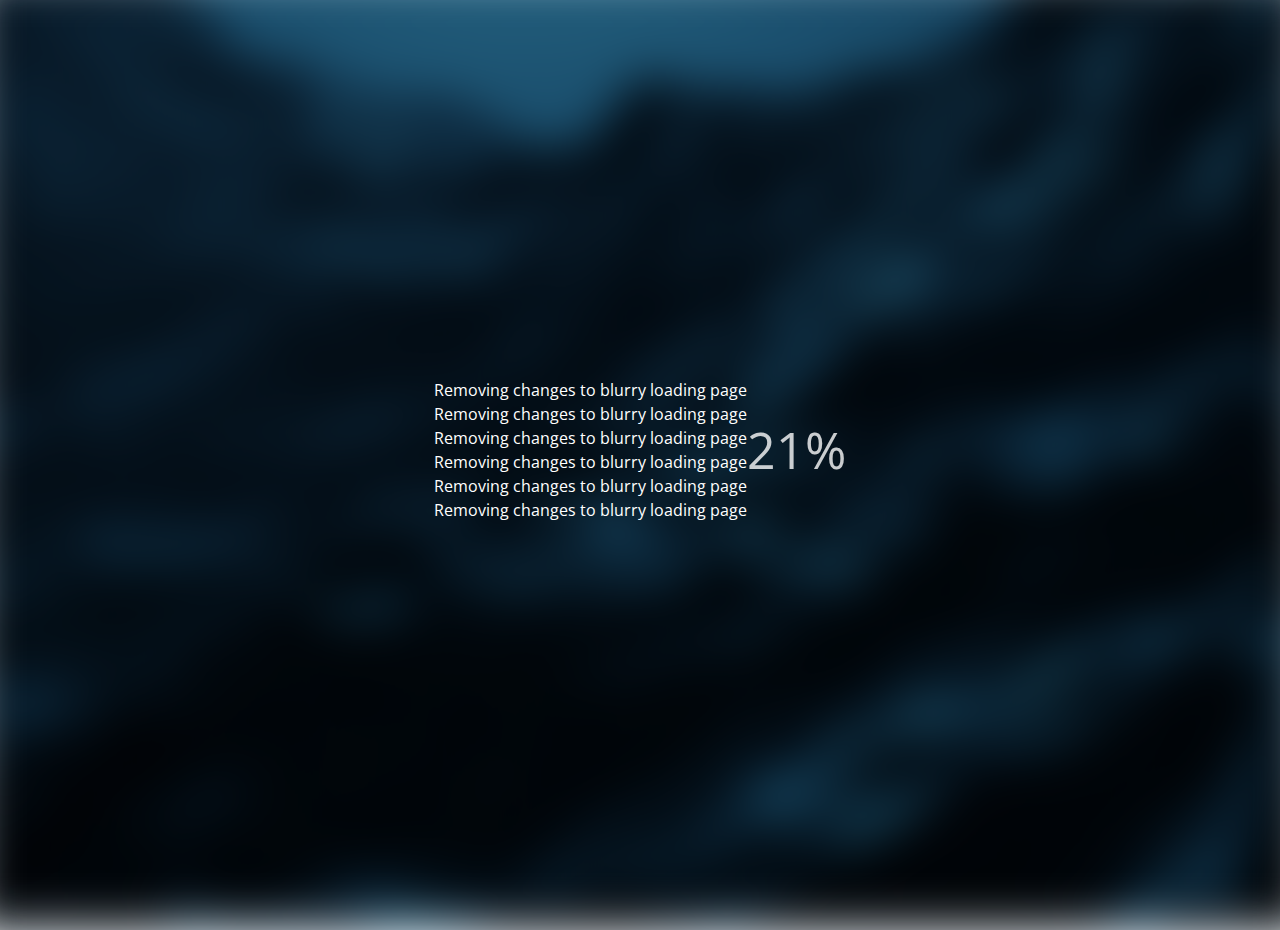
<file: blurry loading page/index.html>
<!DOCTYPE html>
<html lang="en">
  <head>
    <meta charset="UTF-8" />
    <meta http-equiv="X-UA-Compatible" content="IE=edge" />
    <meta name="viewport" content="width=device-width, initial-scale=1.0" />
    <link rel="stylesheet" href="style.css" />
    <link rel="stylesheet" href="../style.css" />
    <title>Blurry Loading page</title>
  </head>
  <body>
    <section class="bg"></section>

    <div style="color: white">
      <section>Removing changes to blurry loading page</section>
      <section>Removing changes to blurry loading page</section>
      <section>Removing changes to blurry loading page</section>
      <section>Removing changes to blurry loading page</section>
      <section>Removing changes to blurry loading page</section>
      <section>Removing changes to blurry loading page</section>
    </div>

    <div class="loading-text">0%</div>
    <script>
      const loadText = document.querySelector(".loading-text");
      const bg = document.querySelector(".bg");

      let load = 0;
      let int = setInterval(blurring, 30);
      /*************  ✨ Codeium Command ⭐  *************/
      /**
       * Increments the load variable and updates the loading text and background blur effect based on the current load value.
       * If load exceeds 99, stops the interval timer.
       * Adjusts the opacity of the loading text and the blur level of the background using a scaling function.
       */

      /******  b7a28454-a8ee-4a38-9dce-1e5835b02fef  *******/
      function blurring() {
        load++;
        if (load > 99) {
          clearInterval(int);
        }
        loadText.innerText = `${load}%`;
        loadText.style.opacity = scale(load, 0, 100, 1, 0);
        bg.style.filter = `blur(${scale(load, 0, 100, 30, 0)}px)`;
        // console.log(load);
      }

      // // https://stackoverflow.com/questions/10756313/javascript-jquery-map-a-range-of-numbers-to-another-range-of-numbers

      const scale = (num, in_min, in_max, out_min, out_max) => {
        return (
          ((num - in_min) * (out_max - out_min)) / (in_max - in_min) + out_min
        );
      };
    </script>
    <script src="../script.js"></script>
  </body>
</html>
</file>
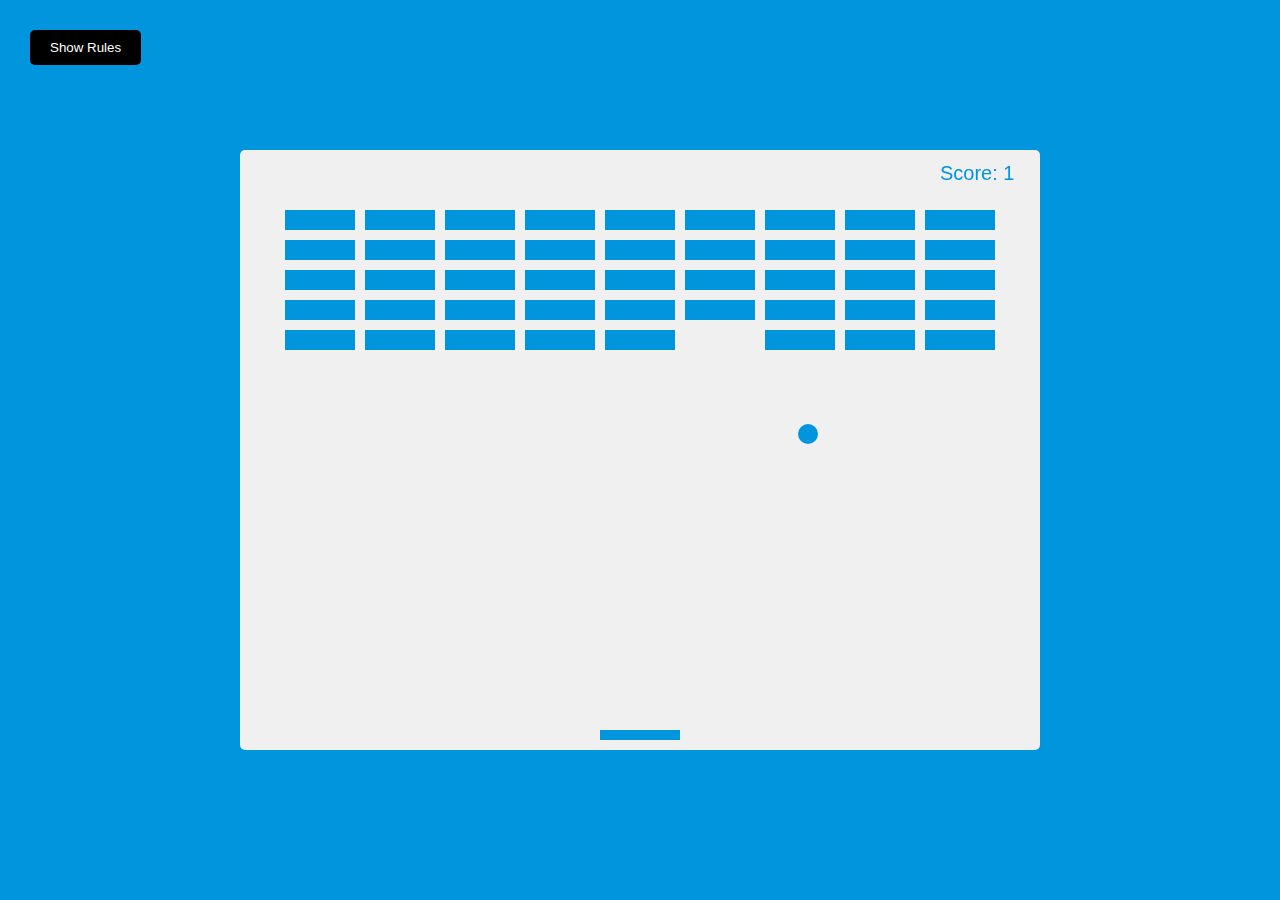
<file: breakout-game/index.html>
<!DOCTYPE html>
<html lang="en">
  <head>
    <meta charset="UTF-8" />
    <meta name="viewport" content="width=device-width, initial-scale=1.0" />
    <meta http-equiv="X-UA-Compatible" content="ie=edge" />
    <link rel="stylesheet" href="style.css" />
    <title>Breakout!</title>
  </head>
  <body>
    <!-- <h1>Breakout!</h1> -->
    <button id="rules-btn" class="btn rules-btn">Show Rules</button>
    <div id="rules" class="rules">
      <h2>How To Play:</h2>
      <p>
        Use your right and left keys to move the paddle to bounce the ball up
        and break the blocks.
      </p>
      <p>If you miss the ball, your score and the blocks will reset.</p>
      <button id="close-btn" class="btn">Close</button>
    </div>

    <canvas id="canvas" width="800" height="600"></canvas>

    <script src="script.js"></script>
  </body>
</html>
</file>
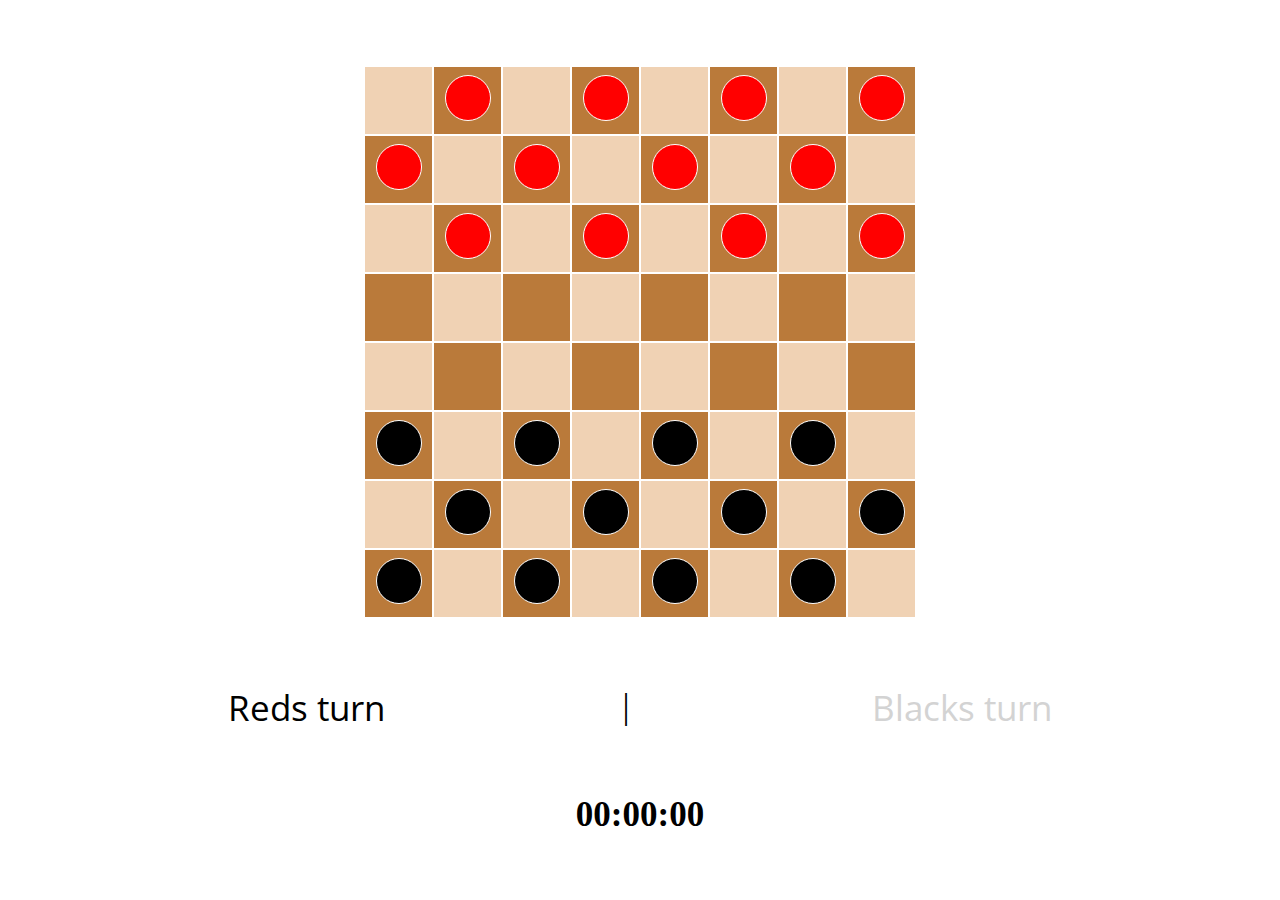
<file: checkers/index.html>
<!DOCTYPE html>
<html lang="en">
  <head>
    <meta charset="UTF-8" />
    <meta name="viewport" content="width=device-width, initial-scale=1.0" />
    <meta http-equiv="X-UA-Compatible" content="ie=edge" />
    <link
      href="https://fonts.googleapis.com/css?family=Montserrat"
      rel="stylesheet"
    />
    <link
      href="https://fonts.googleapis.com/css?family=Open+Sans"
      rel="stylesheet"
    />
    <link rel="stylesheet" type="text/css" href="style.css" />
    <script defer src="script.js"></script>
    <title>Checkers</title>
  </head>
  <body>
    <main>
      <div class="red-turn-text mobile">Reds turn</div>
      <table id="gameBoard">
        <tr>
          <td class="noPieceHere"></td>
          <td><p class="red-piece" id="0"></p></td>
          <td class="noPieceHere"></td>
          <td><p class="red-piece" id="1"></p></td>
          <td class="noPieceHere"></td>
          <td><p class="red-piece" id="2"></p></td>
          <td class="noPieceHere"></td>
          <td><p class="red-piece" id="3"></p></td>
        </tr>
        <tr>
          <td><p class="red-piece" id="4"></p></td>
          <td class="noPieceHere"></td>
          <td><p class="red-piece" id="5"></p></td>
          <td class="noPieceHere"></td>
          <td><p class="red-piece" id="6"></p></td>
          <td class="noPieceHere"></td>
          <td><p class="red-piece" id="7"></p></td>
          <td class="noPieceHere"></td>
        </tr>
        <tr>
          <td class="noPieceHere"></td>
          <td><p class="red-piece" id="8"></p></td>
          <td class="noPieceHere"></td>
          <td><p class="red-piece" id="9"></p></td>
          <td class="noPieceHere"></td>
          <td><p class="red-piece" id="10"></p></td>
          <td class="noPieceHere"></td>
          <td><p class="red-piece" id="11"></p></td>
        </tr>
        <tr>
          <td></td>
          <td class="noPieceHere"></td>
          <td></td>
          <td class="noPieceHere"></td>
          <td></td>
          <td class="noPieceHere"></td>
          <td></td>
          <td class="noPieceHere"></td>
        </tr>
        <tr>
          <td class="noPieceHere"></td>
          <td></td>
          <td class="noPieceHere"></td>
          <td></td>
          <td class="noPieceHere"></td>
          <td></td>
          <td class="noPieceHere"></td>
          <td></td>
        </tr>
        <tr>
          <td><span class="black-piece" id="12"></span></td>
          <td class="noPieceHere"></td>
          <td><span class="black-piece" id="13"></span></td>
          <td class="noPieceHere"></td>
          <td><span class="black-piece" id="14"></span></td>
          <td class="noPieceHere"></td>
          <td><span class="black-piece" id="15"></span></td>
          <td class="noPieceHere"></td>
        </tr>
        <tr>
          <td class="noPieceHere"></td>
          <td><span class="black-piece" id="16"></span></td>
          <td class="noPieceHere"></td>
          <td><span class="black-piece" id="17"></span></td>
          <td class="noPieceHere"></td>
          <td><span class="black-piece" id="18"></span></td>
          <td class="noPieceHere"></td>
          <td><span class="black-piece" id="19"></span></td>
        </tr>
        <tr>
          <td><span class="black-piece" id="20"></span></td>
          <td class="noPieceHere"></td>
          <td><span class="black-piece" id="21"></span></td>
          <td class="noPieceHere"></td>
          <td><span class="black-piece" id="22"></span></td>
          <td class="noPieceHere"></td>
          <td><span class="black-piece" id="23"></span></td>
          <td class="noPieceHere"></td>
        </tr>
      </table>
      <div class="desktop">
        <div class="red-turn-text">Reds turn</div>
        <p id="divider">|</p>
        <div class="black-turn-text">Blacks turn</div>
      </div>
      <div class="black-turn-text mobile">Blacks turn</div>
      <div id="timeContainer">
        <div id="timeDisplay">00:00:00</div>
      </div>
    </main>
    <!-- <script src="timer.js"></script> -->
  </body>
</html>
</file>
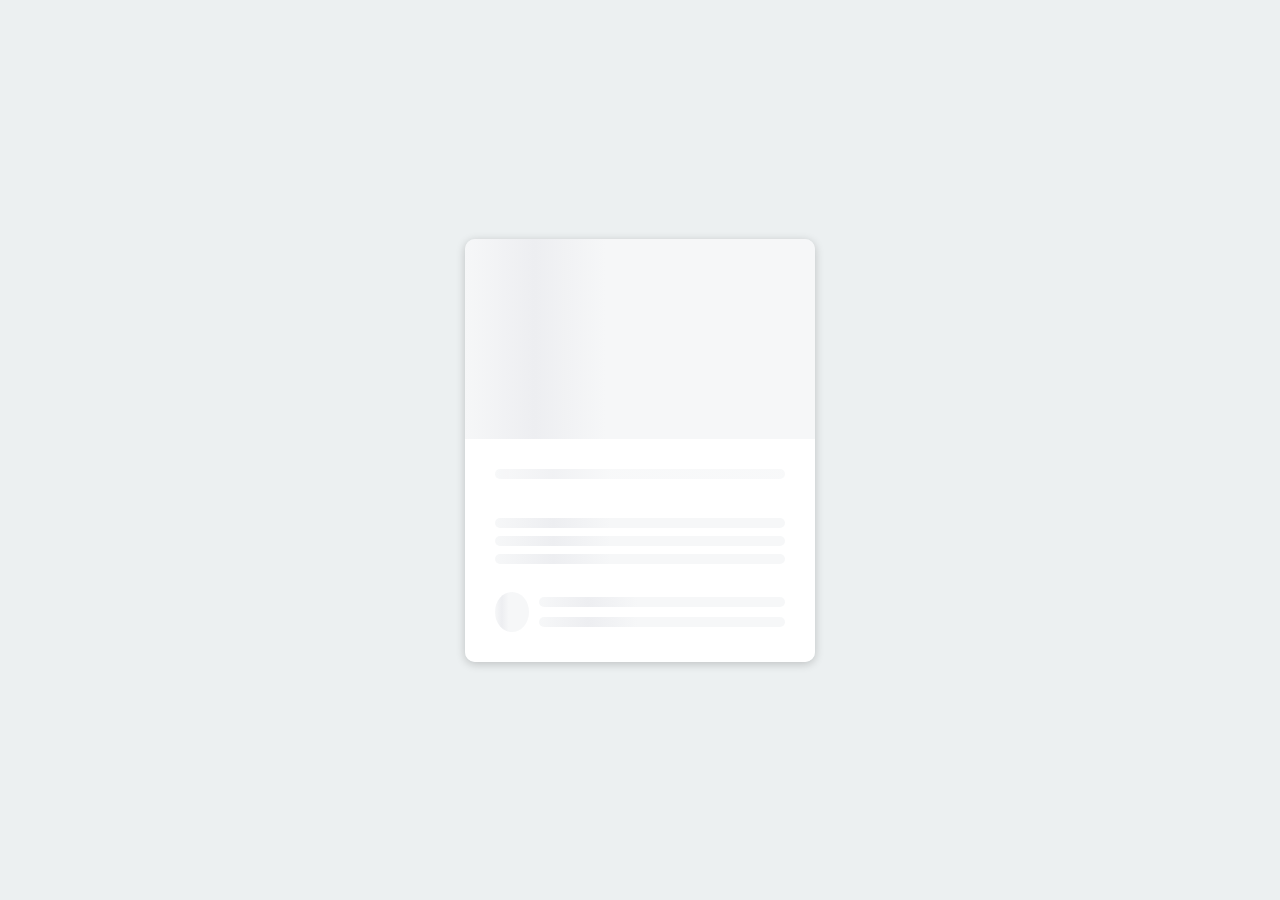
<file: content place holder/index.html>
<!DOCTYPE html>
<html lang="en">
  <head>
    <meta charset="UTF-8" />
    <meta name="viewport" content="width=device-width, initial-scale=1.0" />
    <link rel="stylesheet" href="style.css" />
    <title>content place holder</title>
  </head>
  <body>
    <div class="card">
      <div class="card-header animated-bg" id="header">&nbsp;</div>
      <div class="card-content">
        <h3 class="card-title animated-bg animated-bg-text" id="title">
          &nbsp;
        </h3>
        <p class="card-excerpt" id="excerpt">
          &nbsp;
          <span class="animated-bg animated-bg-text">&nbsp;</span>
          <span class="animated-bg animated-bg-text">&nbsp;</span>
          <span class="animated-bg animated-bg-text">&nbsp;</span>
        </p>
        <div class="author">
          <div class="profile-img animated-bg" id="profile_img">&nbsp;</div>
          <div class="author-info">
            <strong class="animated-bg animated-bg-text" id="name"
              >&nbsp;</strong
            >
            <small class="animated-bg animated-bg-text" id="date">&nbsp;</small>
          </div>
        </div>
      </div>
    </div>

    <script src="script.js"></script>
  </body>
</html>
</file>
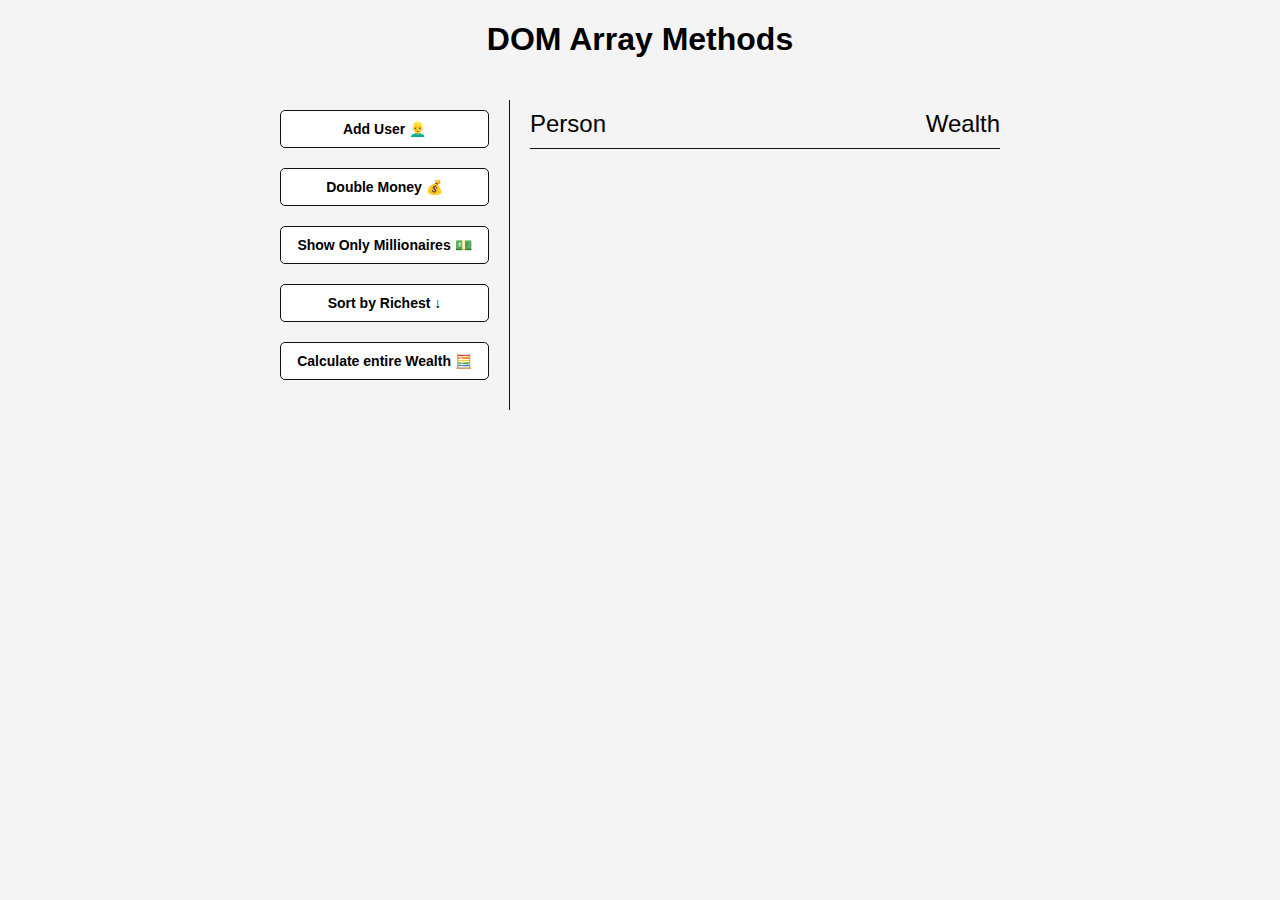
<file: dom-array-methods/index.html>
<!DOCTYPE html>
<html lang="en">
  <head>
    <meta charset="UTF-8" />
    <meta name="viewport" content="width=device-width, initial-scale=1.0" />
    <meta http-equiv="X-UA-Compatible" content="ie=edge" />
    <link rel="stylesheet" href="style.css" />
    <title>DOM Array Methods</title>
  </head>
  <body>
    <h1>DOM Array Methods</h1>

    <div class="container">
      <aside>
        <button id="add-user">Add User 👱‍♂️</button>
        <button id="double">Double Money 💰</button>
        <button id="show-millionaires">Show Only Millionaires 💵</button>
        <button id="sort">Sort by Richest ↓</button>
        <button id="calculate-wealth">Calculate entire Wealth 🧮</button>
      </aside>

      <main id="main">
        <h2><strong>Person</strong> Wealth</h2>
      </main>
    </div>

    <script src="script.js"></script>
  </body>
</html>
</file>
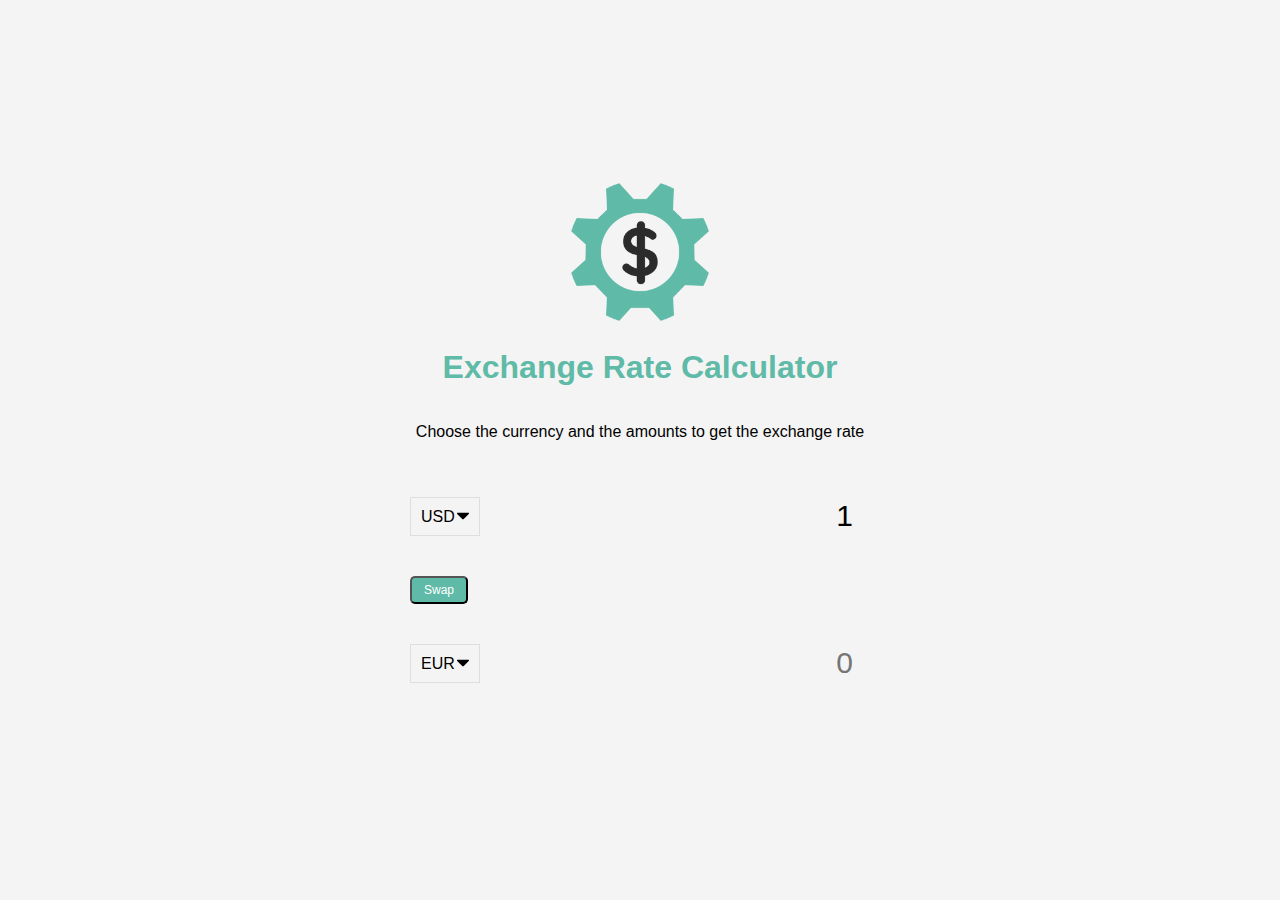
<file: exchange-rate/index.html>
<!DOCTYPE html>
<html lang="en">
  <head>
    <meta charset="UTF-8" />
    <meta name="viewport" content="width=device-width, initial-scale=1.0" />
    <meta http-equiv="X-UA-Compatible" content="ie=edge" />
    <title>Exchange Rate Calculator</title>
    <link rel="stylesheet" href="style.css" />
  </head>
  <body>
    <img src="img/money.png" alt="" class="money-img" />
    <h1>Exchange Rate Calculator</h1>
    <p>Choose the currency and the amounts to get the exchange rate</p>

    <div class="container">
      <div class="currency">
        <select id="currency-one">
          <option value="AED">AED</option>
          <option value="ARS">ARS</option>
          <option value="AUD">AUD</option>
          <option value="BGN">BGN</option>
          <option value="BRL">BRL</option>
          <option value="BSD">BSD</option>
          <option value="CAD">CAD</option>
          <option value="CHF">CHF</option>
          <option value="CLP">CLP</option>
          <option value="CNY">CNY</option>
          <option value="COP">COP</option>
          <option value="CZK">CZK</option>
          <option value="DKK">DKK</option>
          <option value="DOP">DOP</option>
          <option value="EGP">EGP</option>
          <option value="EUR">EUR</option>
          <option value="FJD">FJD</option>
          <option value="GBP">GBP</option>
          <option value="GTQ">GTQ</option>
          <option value="HKD">HKD</option>
          <option value="HRK">HRK</option>
          <option value="HUF">HUF</option>
          <option value="IDR">IDR</option>
          <option value="ILS">ILS</option>
          <option value="INR">INR</option>
          <option value="ISK">ISK</option>
          <option value="JPY">JPY</option>
          <option value="KRW">KRW</option>
          <option value="KZT">KZT</option>
          <option value="MXN">MXN</option>
          <option value="MYR">MYR</option>
          <option value="NOK">NOK</option>
          <option value="NZD">NZD</option>
          <option value="PAB">PAB</option>
          <option value="PEN">PEN</option>
          <option value="PHP">PHP</option>
          <option value="PKR">PKR</option>
          <option value="PLN">PLN</option>
          <option value="PYG">PYG</option>
          <option value="RON">RON</option>
          <option value="RUB">RUB</option>
          <option value="SAR">SAR</option>
          <option value="SEK">SEK</option>
          <option value="SGD">SGD</option>
          <option value="THB">THB</option>
          <option value="TRY">TRY</option>
          <option value="TWD">TWD</option>
          <option value="UAH">UAH</option>
          <option value="USD" selected>USD</option>
          <option value="UYU">UYU</option>
          <option value="VND">VND</option>
          <option value="ZAR">ZAR</option>
        </select>
        <input type="number" id="amount-one" placeholder="0" value="1" />
      </div>

      <div class="swap-rate-container">
        <button class="btn" id="swap">
          Swap
        </button>
        <div class="rate" id="rate"></div>
      </div>

      <div class="currency">
        <select id="currency-two">
          <option value="AED">AED</option>
          <option value="ARS">ARS</option>
          <option value="AUD">AUD</option>
          <option value="BGN">BGN</option>
          <option value="BRL">BRL</option>
          <option value="BSD">BSD</option>
          <option value="CAD">CAD</option>
          <option value="CHF">CHF</option>
          <option value="CLP">CLP</option>
          <option value="CNY">CNY</option>
          <option value="COP">COP</option>
          <option value="CZK">CZK</option>
          <option value="DKK">DKK</option>
          <option value="DOP">DOP</option>
          <option value="EGP">EGP</option>
          <option value="EUR" selected>EUR</option>
          <option value="FJD">FJD</option>
          <option value="GBP">GBP</option>
          <option value="GTQ">GTQ</option>
          <option value="HKD">HKD</option>
          <option value="HRK">HRK</option>
          <option value="HUF">HUF</option>
          <option value="IDR">IDR</option>
          <option value="ILS">ILS</option>
          <option value="INR">INR</option>
          <option value="ISK">ISK</option>
          <option value="JPY">JPY</option>
          <option value="KRW">KRW</option>
          <option value="KZT">KZT</option>
          <option value="MXN">MXN</option>
          <option value="MYR">MYR</option>
          <option value="NOK">NOK</option>
          <option value="NZD">NZD</option>
          <option value="PAB">PAB</option>
          <option value="PEN">PEN</option>
          <option value="PHP">PHP</option>
          <option value="PKR">PKR</option>
          <option value="PLN">PLN</option>
          <option value="PYG">PYG</option>
          <option value="RON">RON</option>
          <option value="RUB">RUB</option>
          <option value="SAR">SAR</option>
          <option value="SEK">SEK</option>
          <option value="SGD">SGD</option>
          <option value="THB">THB</option>
          <option value="TRY">TRY</option>
          <option value="TWD">TWD</option>
          <option value="UAH">UAH</option>
          <option value="USD">USD</option>
          <option value="UYU">UYU</option>
          <option value="VND">VND</option>
          <option value="ZAR">ZAR</option>
        </select>
        <input type="number" id="amount-two" placeholder="0" />
      </div>
    </div>

    <script src="script.js"></script>
  </body>
</html>
</file>
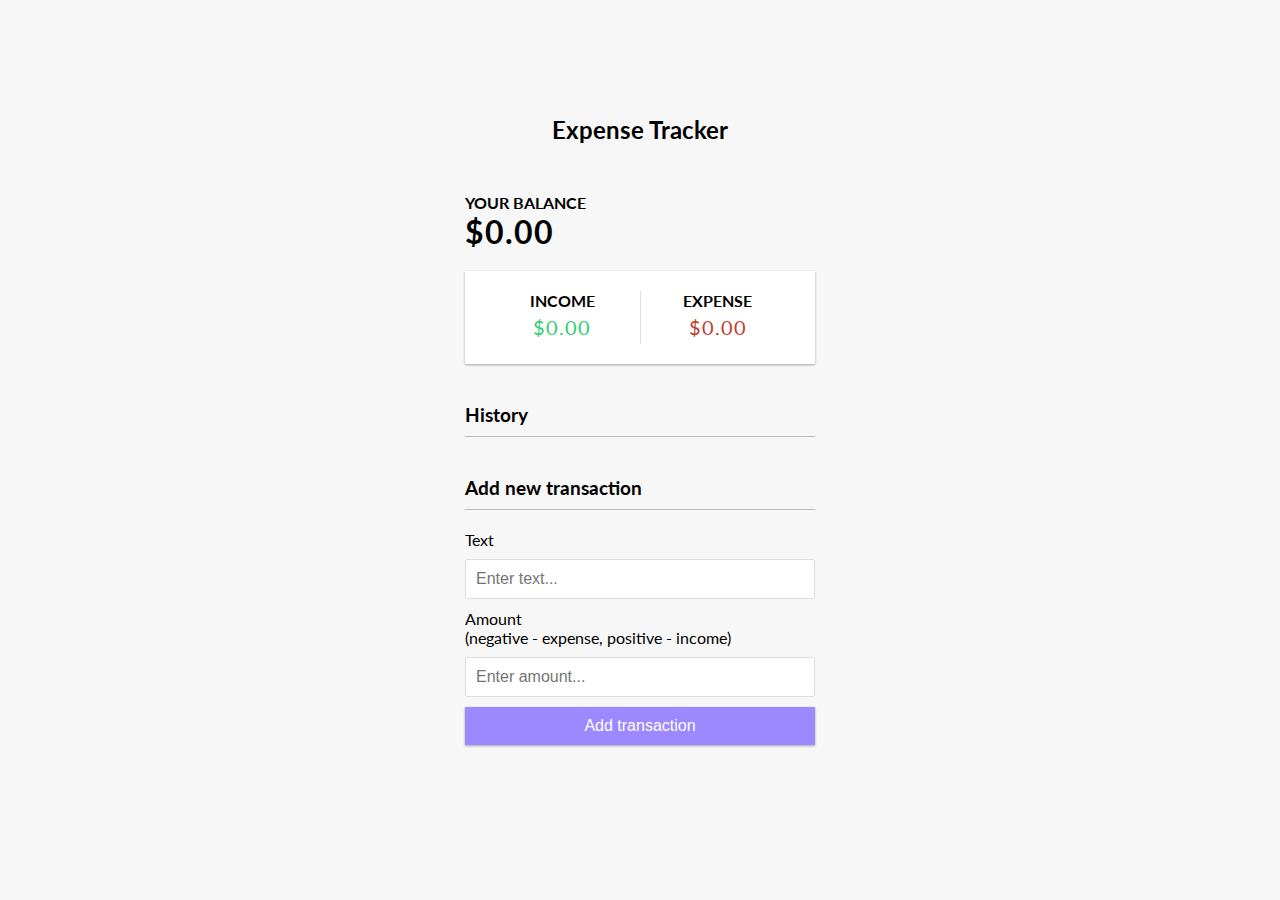
<file: expense-tracker/index.html>
<!DOCTYPE html>
<html lang="en">
  <head>
    <meta charset="UTF-8" />
    <meta name="viewport" content="width=device-width, initial-scale=1.0" />
    <meta http-equiv="X-UA-Compatible" content="ie=edge" />
    <link rel="stylesheet" href="style.css" />
    <title>Expense Tracker</title>
  </head>
  <body>
    <h2>Expense Tracker</h2>

    <div class="container">
      <h4>Your Balance</h4>
      <h1 id="balance">$0.00</h1>

      <div class="inc-exp-container">
        <div>
          <h4>Income</h4>
          <p id="money-plus" class="money plus">+$0.00</p>
        </div>
        <div>
          <h4>Expense</h4>
          <p id="money-minus" class="money minus">-$0.00</p>
        </div>
      </div>

      <h3>History</h3>
      <ul id="list" class="list">
        <!-- <li class="minus">
          Cash <span>-$400</span><button class="delete-btn">x</button>
        </li> -->
      </ul>

      <h3>Add new transaction</h3>
      <form id="form">
        <div class="form-control">
          <label for="text">Text</label>
          <input type="text" id="text" placeholder="Enter text..." />
        </div>
        <div class="form-control">
          <label for="amount"
            >Amount <br />
            (negative - expense, positive - income)</label
          >
          <input type="number" id="amount" placeholder="Enter amount..." />
        </div>
        <button class="btn">Add transaction</button>
      </form>
    </div>

    <script src="script.js"></script>
  </body>
</html>
</file>
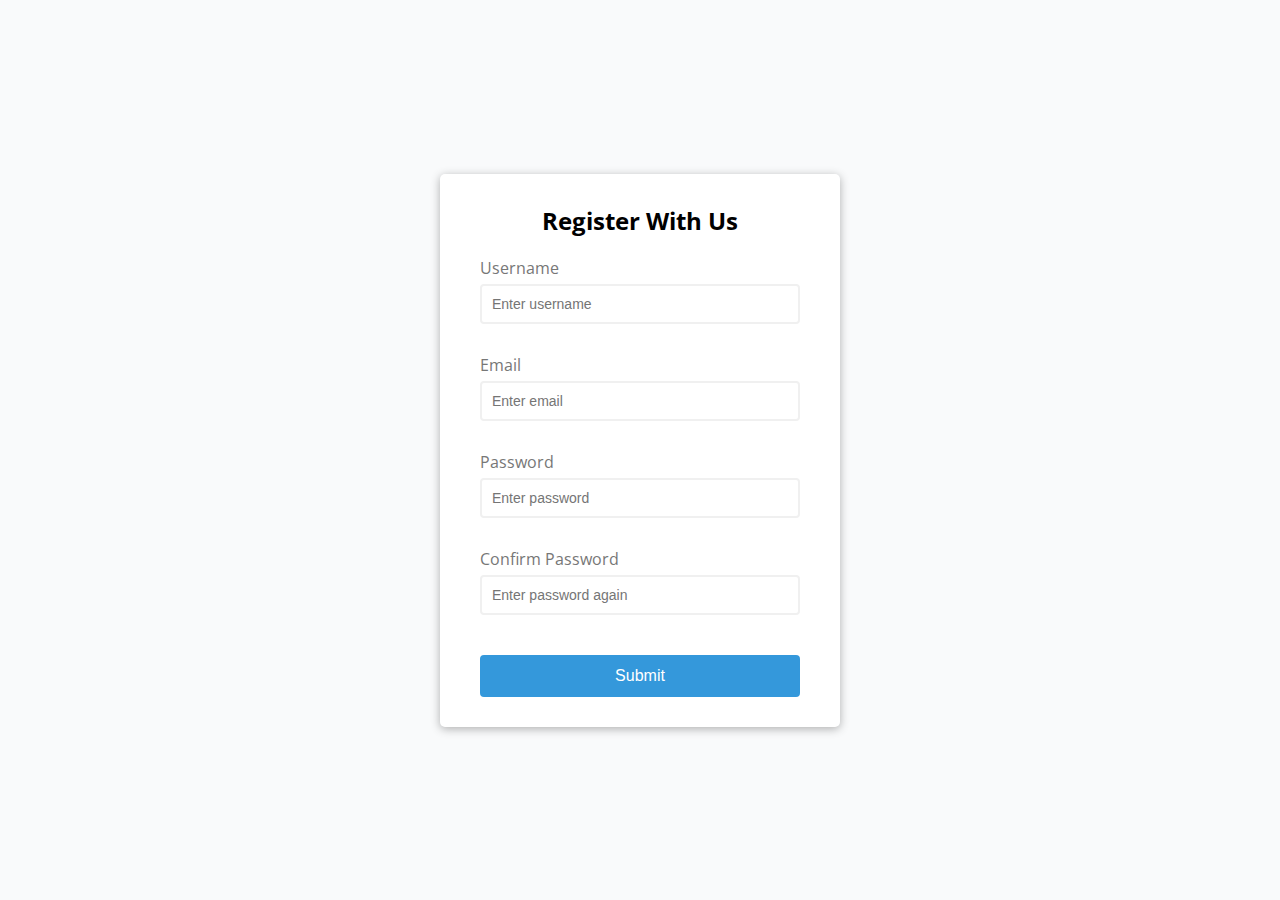
<file: form-validator/index.html>
<!DOCTYPE html>
<html lang="en">
  <head>
    <meta charset="UTF-8" />
    <meta name="viewport" content="width=device-width, initial-scale=1.0" />
    <meta http-equiv="X-UA-Compatible" content="ie=edge" />
    <link rel="stylesheet" href="style.css" />
    <title>Form Validator</title>
  </head>
  <body>
    <div class="container">
      <form id="form" class="form">
        <h2>Register With Us</h2>
        <div class="form-control">
          <label for="username">Username</label>
          <input type="text" id="username" placeholder="Enter username" />
          <small>Error message</small>
        </div>
        <div class="form-control">
          <label for="email">Email</label>
          <input type="text" id="email" placeholder="Enter email" />
          <small>Error message</small>
        </div>
        <div class="form-control">
          <label for="password">Password</label>
          <input type="password" id="password" placeholder="Enter password" />
          <small>Error message</small>
        </div>
        <div class="form-control">
          <label for="password2">Confirm Password</label>
          <input
            type="password"
            id="password2"
            placeholder="Enter password again"
          />
          <small>Error message</small>
        </div>
        <button type="submit">Submit</button>
      </form>
    </div>

    <script src="script.js"></script>
  </body>
</html>
</file>
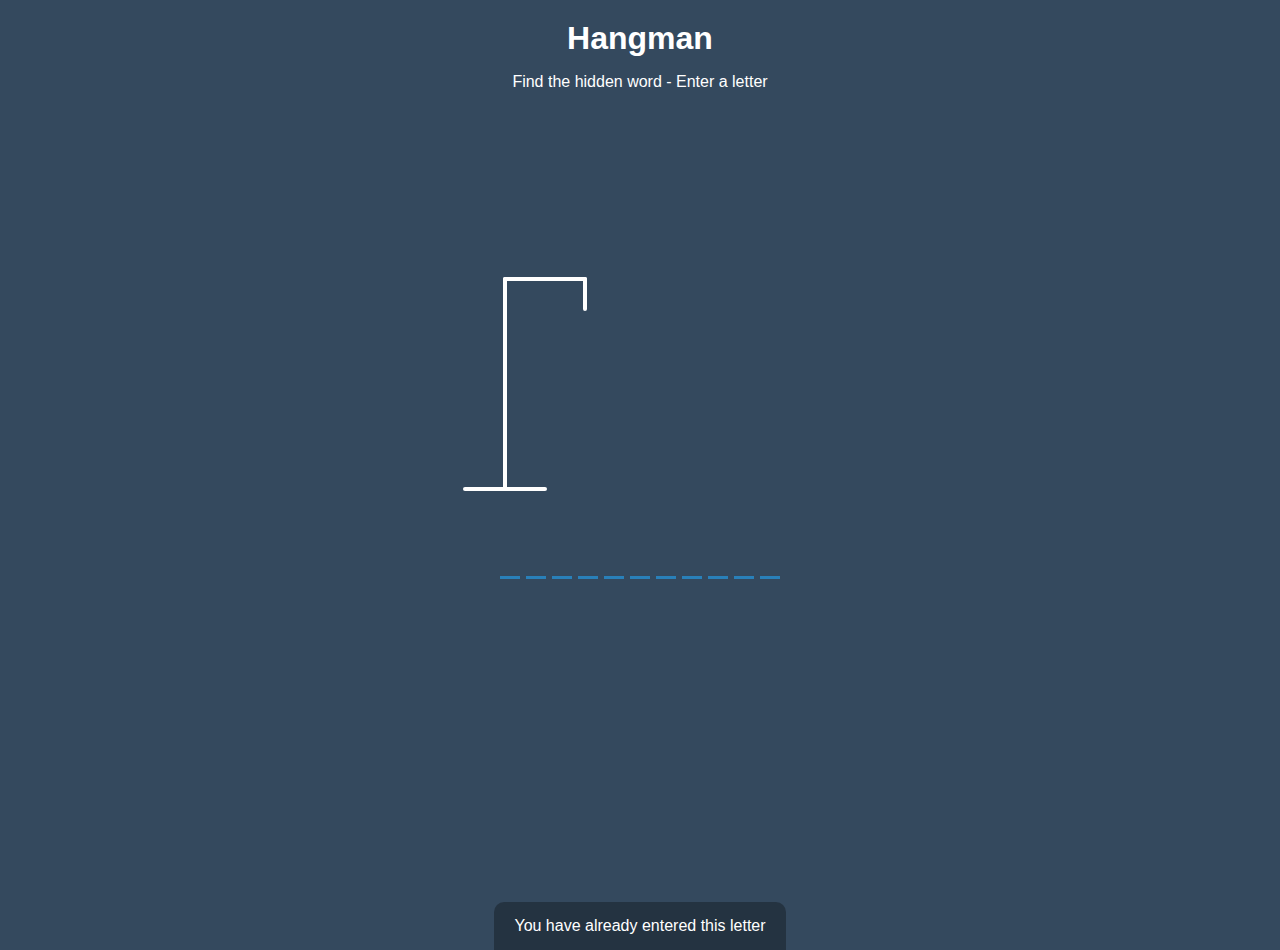
<file: hangman/index.html>
<!DOCTYPE html>
<html lang="en">
  <head>
    <meta charset="UTF-8" />
    <meta name="viewport" content="width=device-width, initial-scale=1.0" />
    <meta http-equiv="X-UA-Compatible" content="ie=edge" />
    <link rel="stylesheet" href="style.css" />
    <title>Hangman</title>
  </head>
  <body>
    <h1>Hangman</h1>
    <p>Find the hidden word - Enter a letter</p>
    <div class="game-container">
      <svg height="250" width="200" class="figure-container">
        <!-- Rod -->
        <line x1="60" y1="20" x2="140" y2="20" />
        <line x1="140" y1="20" x2="140" y2="50" />
        <line x1="60" y1="20" x2="60" y2="230" />
        <line x1="20" y1="230" x2="100" y2="230" />

        <!-- Head -->
        <circle cx="140" cy="70" r="20" class="figure-part" />
        <!-- Body -->
        <line x1="140" y1="90" x2="140" y2="150" class="figure-part" />
        <!-- Arms -->
        <line x1="140" y1="120" x2="120" y2="100" class="figure-part" />
        <line x1="140" y1="120" x2="160" y2="100" class="figure-part" />
        <!-- Legs -->
        <line x1="140" y1="150" x2="120" y2="180" class="figure-part" />
        <line x1="140" y1="150" x2="160" y2="180" class="figure-part" />
      </svg>

      <div class="wrong-letters-container">
        <div id="wrong-letters"></div>
      </div>

      <div class="word" id="word"></div>
    </div>

    <!-- Container for final message -->
    <div class="popup-container" id="popup-container">
      <div class="popup">
        <h2 id="final-message"></h2>
        <h3 id="final-message-reveal-word"></h3>
        <button id="play-button">Play Again</button>
      </div>
    </div>

    <!-- Notification -->
    <div class="notification-container" id="notification-container">
      <p>You have already entered this letter</p>
    </div>

    <script src="script.js"></script>
  </body>
</html>
</file>
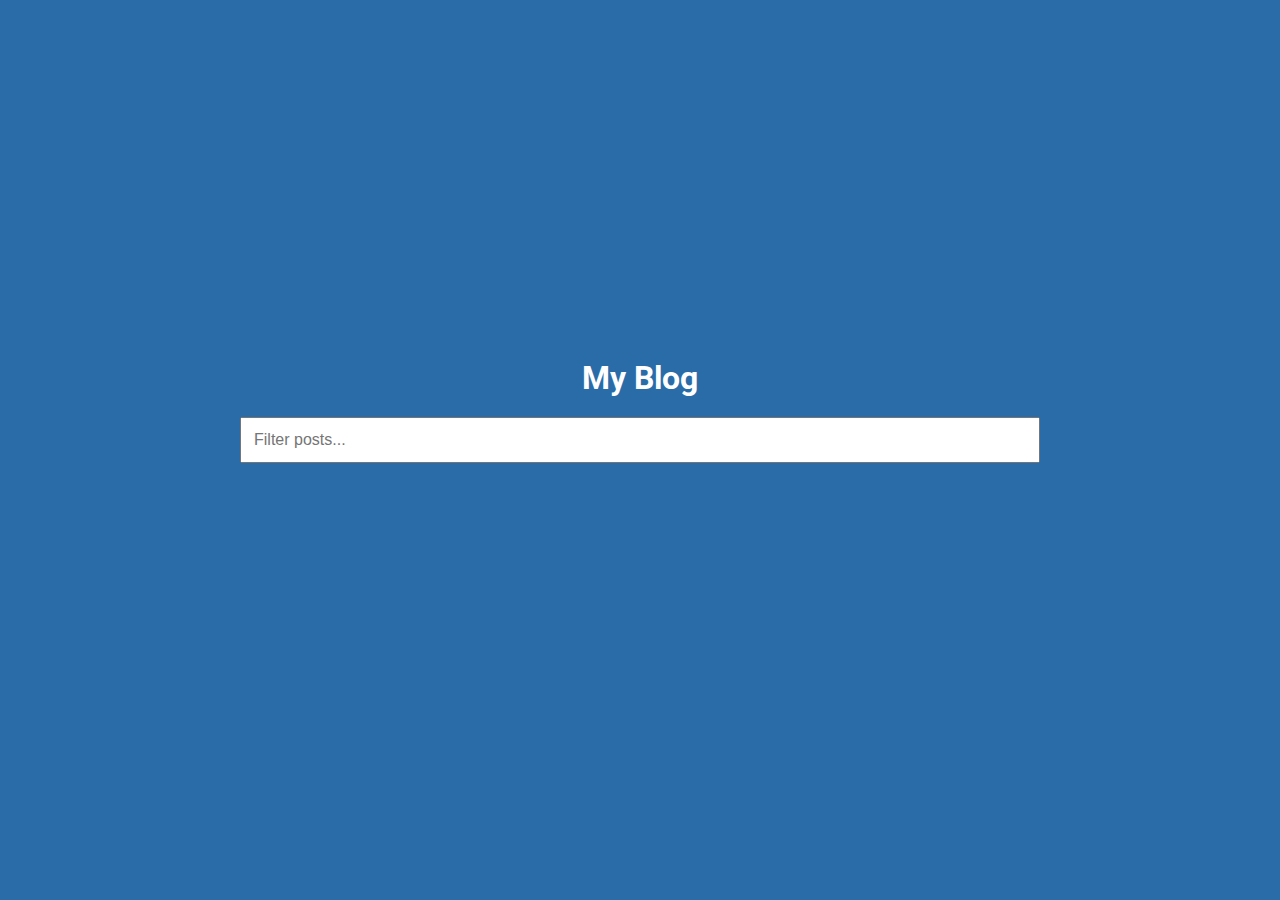
<file: infinite_scroll_blog/index.html>
<!DOCTYPE html>
<html lang="en">
  <head>
    <meta charset="UTF-8" />
    <meta name="viewport" content="width=device-width, initial-scale=1.0" />
    <meta http-equiv="X-UA-Compatible" content="ie=edge" />
    <link rel="stylesheet" href="style.css" />
    <title>My Blog</title>
  </head>
  <body>
    <h1>My Blog</h1>

    <div class="filter-container">
      <input
        type="text"
        id="filter"
        class="filter"
        placeholder="Filter posts..."
      />
    </div>

    <div id="posts-container"></div>

    <div class="loader">
      <div class="circle"></div>
      <div class="circle"></div>
      <div class="circle"></div>
    </div>

    <script src="script.js"></script>
  </body>
</html>
</file>
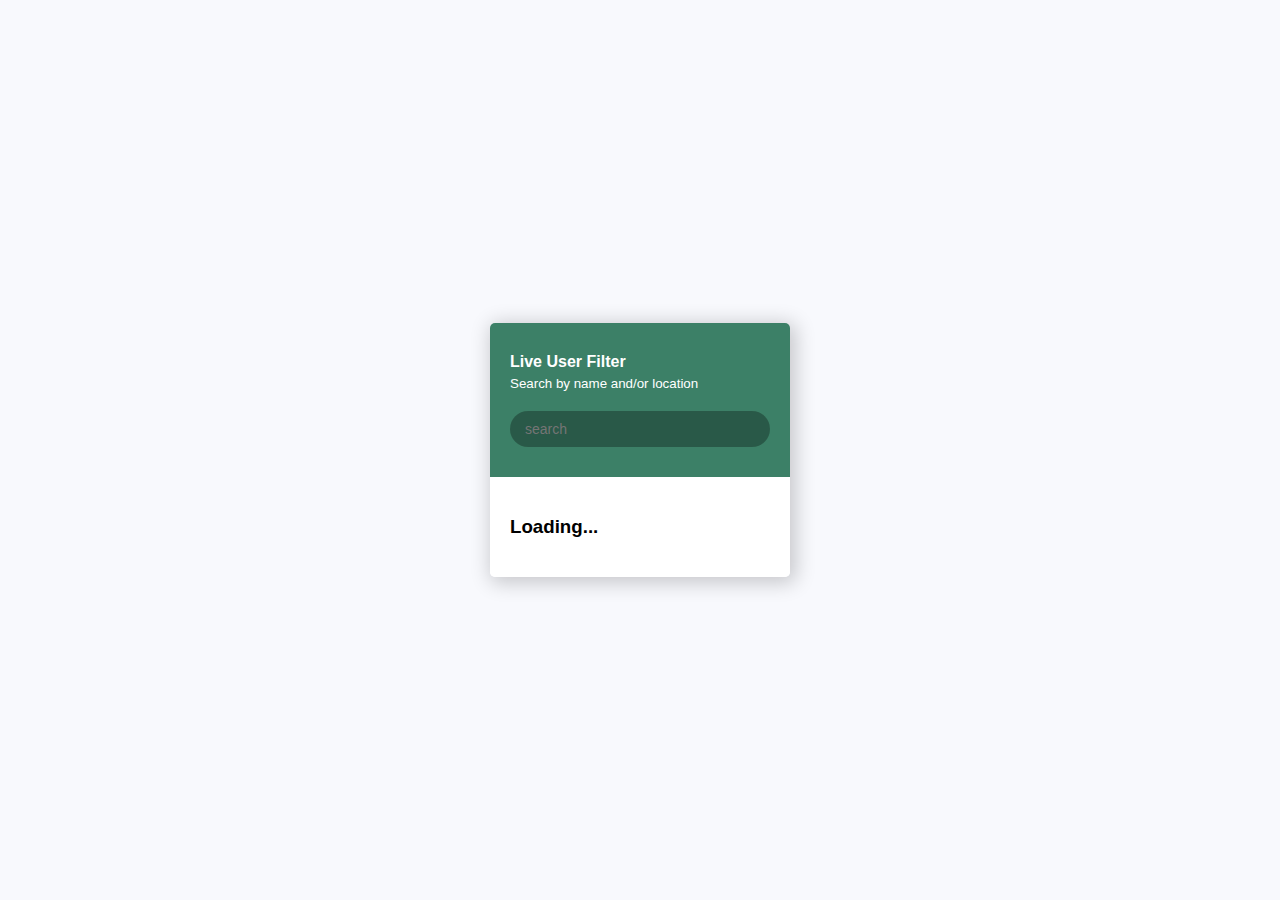
<file: Live User Filter/index.html>
<!DOCTYPE html>
<html lang="en">
  <head>
    <meta charset="UTF-8" />
    <meta name="viewport" content="width=device-width, initial-scale=1.0" />
    <link rel="stylesheet" href="style.css" />
    <title>Live User Filter</title>
  </head>
  
  <body>
    <div class="container">
      <header class="header">
        <h4 class="title">Live User Filter</h4>
        <small class="subtitle">Search by name and/or location </small>
        <input type="text" id="filter" placeholder="search" />
      </header>
      <ul id="result" class="user-list">
        <li>
          <h3>Loading...</h3>
        </li>
      </ul>
    </div>
    <script type="module" src="script.js"></script>
  </body>
</html>
</file>
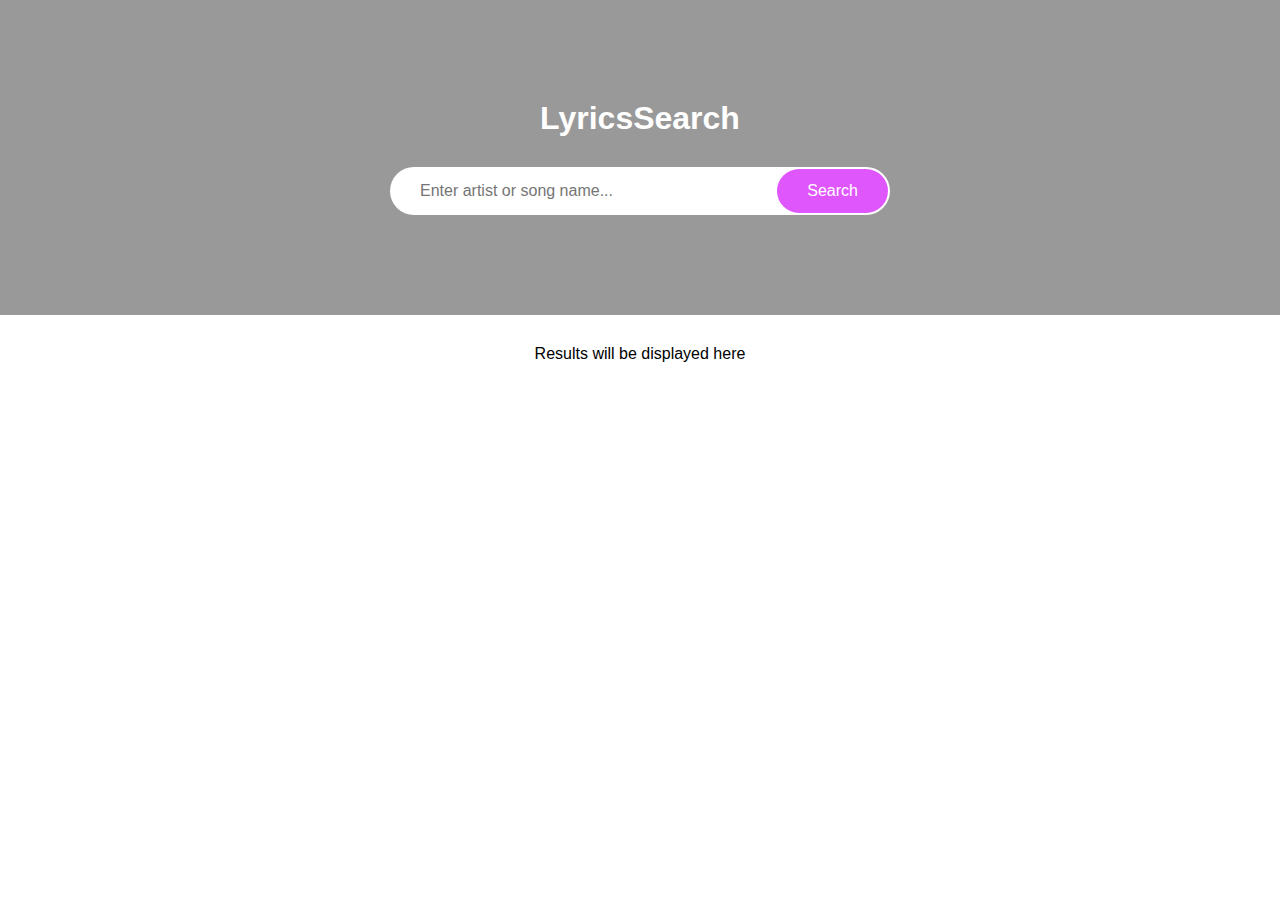
<file: lyrics-search/index.html>
<!DOCTYPE html>
<html lang="en">
  <head>
    <meta charset="UTF-8" />
    <meta name="viewport" content="width=device-width, initial-scale=1.0" />
    <meta http-equiv="X-UA-Compatible" content="ie=edge" />
    <link rel="stylesheet" href="style.css" />
    <title>LyricsSearch</title>
  </head>
  <body>
    <header>
      <h1>LyricsSearch</h1>

      <form id="form">
        <input
          type="text"
          id="search"
          placeholder="Enter artist or song name..."
        />
        <button>Search</button>
      </form>
    </header>

    <div id="result" class="container">
      <p>Results will be displayed here</p>
    </div>

    <div id="more" class="container centered"></div>

    <script src="script.js"></script>
  </body>
</html>
</file>
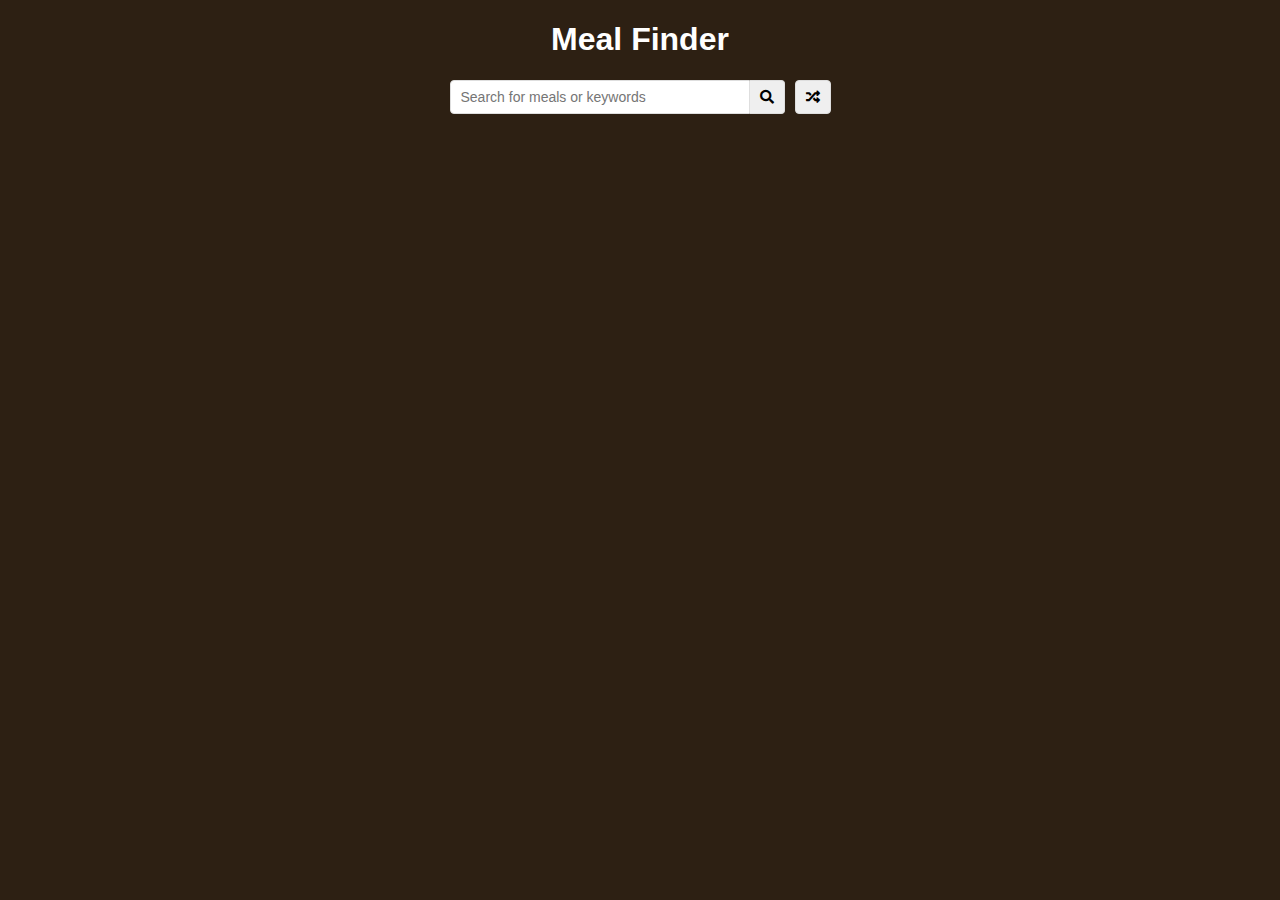
<file: meal-finder/index.html>
<!DOCTYPE html>
<html lang="en">
  <head>
    <meta charset="UTF-8" />
    <meta name="viewport" content="width=device-width, initial-scale=1.0" />
    <meta http-equiv="X-UA-Compatible" content="ie=edge" />
    <link
      rel="stylesheet"
      href="https://cdnjs.cloudflare.com/ajax/libs/font-awesome/5.10.2/css/all.min.css"
    />
    <link rel="stylesheet" href="style.css" />
    <title>Meal Finder</title>
  </head>
  <body>
    <div class="container">
      <h1>Meal Finder</h1>
      <div class="flex">
        <form class="flex" id="submit">
          <input
            type="text"
            id="search"
            placeholder="Search for meals or keywords"
          />
          <button class="search-btn" type="submit">
            <i class="fas fa-search"></i>
          </button>
        </form>
        <button class="random-btn" id="random">
          <i class="fas fa-random"></i>
        </button>
      </div>

      <div id="result-heading"></div>
      <div id="meals" class="meals"></div>
      <div id="single-meal"></div>
    </div>

    <script src="script.js"></script>
  </body>
</html>
</file>
<file: blurry loading page/style.css>
@import url('https://fonts.googleapis.com/css?family=Ubuntu');

* {
  box-sizing: border-box;
}

body {
  font-family: 'Ubuntu', sans-serif;
  display: flex;
  align-items: center;
  justify-content: center;
  height: 100vh;
  overflow: hidden;
  margin: 0;
}

.bg {
  background: url('./sufyan-uYMKn5YqeUM-unsplash.jpg')
    no-repeat center center/cover;
  position: absolute;
  top: -30px;
  left: -30px;
  width: calc(100vw + 60px);
  height: calc(100vh + 60px);
  z-index: -1;
  filter: blur(0px);
}

.loading-text {
  font-size: 50px;
  color: #fff;
}
</file>
<file: style.css>
@import url("https://fonts.googleapis.com/css?family=Open+Sans|Roboto:400,700&display=swap");

:root {
  /* dark shades of primary color*/
  --clr-primary-1: hsl(205, 86%, 17%);
  --clr-primary-2: hsl(205, 77%, 27%);
  --clr-primary-3: hsl(205, 72%, 37%);
  --clr-primary-4: hsl(205, 63%, 48%);
  /* primary/main color */
  --clr-primary-5: hsl(205, 78%, 60%);
  /* lighter shades of primary color */
  --clr-primary-6: hsl(205, 89%, 70%);
  --clr-primary-7: hsl(205, 90%, 76%);
  --clr-primary-8: hsl(205, 86%, 81%);
  --clr-primary-9: hsl(205, 90%, 88%);
  --clr-primary-10: hsl(205, 100%, 96%);
  /* darkest grey - used for headings */
  --clr-grey-1: hsl(209, 61%, 16%);
  --clr-grey-2: hsl(211, 39%, 23%);
  --clr-grey-3: hsl(209, 34%, 30%);
  --clr-grey-4: hsl(209, 28%, 39%);
  /* grey used for paragraphs */
  --clr-grey-5: hsl(210, 22%, 49%);
  --clr-grey-6: hsl(209, 23%, 60%);
  --clr-grey-7: hsl(211, 27%, 70%);
  --clr-grey-8: hsl(210, 31%, 80%);
  --clr-grey-9: hsl(212, 33%, 89%);
  --clr-grey-10: hsl(210, 36%, 96%);
  --clr-white: #fff;
  --clr-red-dark: hsl(360, 67%, 44%);
  --clr-red-light: hsl(360, 71%, 66%);
  --clr-green-dark: hsl(125, 67%, 44%);
  --clr-green-light: hsl(125, 71%, 66%);
  --clr-black: #222;
  --clr-dark-olive-green: #04100fff;
  --ff-primary: "Roboto", sans-serif;
  --ff-secondary: "Open Sans", sans-serif;
  --transition: all 0.3s linear;
  --spacing: 0.1rem;
  --radius: 0.25rem;
  --light-shadow: 0 5px 15px rgba(0, 0, 0, 0.1);
  --dark-shadow: 0 5px 15px rgba(0, 0, 0, 0.2);
  --max-width: 1170px;
  --fixed-width: 620px;
}
*,
::after,
::before {
  margin: 0;
  padding: 0;
  box-sizing: border-box;
}
body {
  font-family: var(--ff-secondary);
  background: var(--clr-grey-10);
  color: var(--clr-grey-1);
  line-height: 1.5;
  font-size: 0.875rem;
}
ul {
  list-style-type: none;
}
a {
  text-decoration: none;
}
h1,
h2,
h3,
h4 {
  letter-spacing: var(--spacing);
  text-transform: capitalize;
  line-height: 1.25;
  margin-bottom: 0.75rem;
  font-family: var(--ff-primary);
}
h1 {
  font-size: 3rem;
}
h2 {
  font-size: 2rem;
}
h3 {
  font-size: 1.25rem;
}
h4 {
  font-size: 0.875rem;
}
p {
  margin-bottom: 1.25rem;
  color: var(--clr-grey-10);
}
@media screen and (min-width: 800px) {
  h1 {
    font-size: 4rem;
  }
  h2 {
    font-size: 2.5rem;
  }
  h3 {
    font-size: 1.75rem;
  }
  h4 {
    font-size: 1rem;
  }
  body {
    font-size: 1rem;
  }
  h1,
  h2,
  h3,
  h4 {
    line-height: 1;
  }
}
/*  global classes */

/* section */
.section {
  padding: 5rem 0;
}

.section-center {
  width: 90vw;
  margin: 0 auto;
  max-width: 1170px;
}
@media screen and (min-width: 992px) {
  .section-center {
    width: 95vw;
  }
}
main {
  min-height: 100vh;
  display: grid;
  place-items: center;
}

.sidebar-toggle {
  position: fixed;
  top: 2rem;
  right: 3rem;
  font-size: 2rem;
  background: transparent;
  border-color: transparent;
  color: var(--clr-dark-olive-green);
  transition: var(--transition);
  cursor: pointer;
  animation: bounce 2s ease-in-out infinite;
  z-index: 100;
}
.sidebar-toggle:hover {
  color: var(--clr-primary-7);
}
@keyframes bounce {
  0% {
    transform: scale(1);
  }
  50% {
    transform: scale(1.5);
  }
  100% {
    transform: scale(1);
  }
}

.sidebar-header {
  display: flex;
  justify-content: space-between;
  align-items: center;
  padding: 1rem 1.5rem;
}
.close-btn {
  font-size: 1.75rem;
  background: transparent;
  border-color: transparent;
  color: var(--clr-primary-5);
  transition: var(--transition);
  cursor: pointer;
  color: var(--clr-red-dark);
}
.close-btn:hover {
  color: var(--clr-red-light);
  transform: rotate(360deg);
}
.logo {
  justify-self: center;
  height: 40px;
}

.links a {
  display: block;
  font-size: 1.5rem;
  text-transform: capitalize;
  padding: 1rem 1.5rem;
  color: var(--clr-grey-5);
  transition: var(--transition);
}
.links a:hover {
  background: var(--clr-primary-8);
  color: var(--clr-primary-5);
  padding-left: 1.75rem;
}
.social-icons {
  justify-self: center;
  display: flex;
  padding-bottom: 2rem;
}
.social-icons a {
  font-size: 1.5rem;
  margin: 0 0.5rem;
  color: var(--clr-primary-5);
  transition: var(--transition);
}
.social-icons a:hover {
  color: var(--clr-primary-1);
}

.sidebar {
  position: fixed;
  top: 0;
  left: 0;
  width: 100%;
  height: 100%;
  background: var(--clr-white);
  display: grid;
  grid-template-rows: auto 1fr auto;
  row-gap: 1rem;
  box-shadow: var(--clr-red-dark);
  transition: var(--transition);
  transform: translate(-100%);
}
.show-sidebar {
  transform: translate(0);
}
@media screen and (min-width: 676px) {
  .sidebar {
    width: 400px;
  }
}

/* body {
  display: flex;
  height: 100vh;
  display: flex;
  align-items: center;
  justify-content: center;
  background-color: hsl(220, 16%, 96%);
} */

.cards {
  margin-top: 5em;
  font-family: "Ubuntu", sans-serif;
  display: grid;
  grid-template-columns: auto auto auto auto;
  align-items: center;
  justify-content: center;
  height: 100vh;
  color: whitesmoke;
}

.card {
  padding: 10px;
  margin: 20px;
  height: 250px;
  width: 200px;
  background-color: #aaa;
  display: flex;
  align-items: flex-end;
  justify-content: center;
  box-shadow: 0 2px 10px rgba(0, 0, 0, 0.2);
}

.card:nth-child(1) {
  background-color: #252e33;
}
.card:nth-child(2) {
  background-color: #fd3555;
}
.card:nth-child(3) {
  background-color: #2a86ba;
}
.card:nth-child(4) {
  background-color: #ffb866;
}
.card:nth-child(5) {
  background-color: #ffb5bc;
}
.card:nth-child(6) {
  background-color: hsl(158, 36%, 37%);
}
.card:nth-child(7) {
  background-color: #e289d8;
}
.card:nth-child(8) {
  background-color: hsl(228, 12%, 48%);
}
.card:nth-child(9) {
  background: rgb(56, 173, 174);
  /* background: linear-gradient(
    90deg,
    rgba(56, 173, 174, 1) 0%,
    rgba(205, 41, 90, 1) 100%
  ); */
}
.card:nth-child(10) {
  background-color: rgba(205, 41, 90, 1);
  /* background-image: radial-gradient(
    circle,
    rgba(238, 174, 202, 1) 0%,
    rgba(148, 187, 233, 1) 100%
  ); */
}
.card:nth-child(11) {
  background: rgb(169, 241, 223);
  /* background: linear-gradient(
    0deg,
    rgba(169, 241, 223, 1) 0%,
    rgba(255, 187, 187, 1) 100%
  ); */
}
.card:nth-child(12) {
  background: rgb(131, 58, 180);
  /* background: linear-gradient(90deg, rgba(131,58,180,1) 0%, rgba(253,29,29,1) 50%, rgba(252,176,69,1) 100%); */
}
.card:nth-child(13) {
  background-color: #fdbb2d;
}
.card:nth-child(14) {
  background-color: #3a1c71;
  /* background: linear-gradient(90deg, #FDBB2D 0%, #3A1C71 100%); */
}
.card:nth-child(15) {
  background: linear-gradient(90deg, #3ad59f 0%, #f8ff00 100%);
}
.card:nth-child(16) {
  background: linear-gradient(90deg, #e3ffe7 0%, #d9e7ff 100%);
}
.card:nth-child(17) {
  background-color: #34495e;
}
.card:nth-child(18) {
  background-color: #296ca8;
}
.card:nth-child(19) {
  background-color: #e056fd;
}
.card:nth-child(20) {
  background-color: #2d2013;
}
.card:nth-child(21) {
  background-color: #aaa;
}
.card:nth-child(22) {
  background-color: #30336b;
}
.card:nth-child(23) {
  background-color: #6feaf6;
}
.card:nth-child(24) {
  background-color: rgba(252, 169, 169, 0.6);
}
.card:nth-child(25) {
  background-color: #f8ff00;
}
.card:nth-child(26) {
  background-color: #224941;
}
.card:nth-child(27) {
  background-color: hsl(227, 10%, 18%);
}
.card:nth-child(28) {
  background-color: #ff3838;
}
.card:nth-child(29) {
  background-color: darksalmon;
}
.card:nth-child(30) {
  background-color: #a7c5e3;
}
.card:nth-child(31) {
  background-color: hsl(228, 12%, 48%);
}

@media screen and (max-width: 980px) {
  .cards {
    grid-template-columns: auto auto auto;
  }
}

@media screen and (max-width: 768px) {
  .cards {
    grid-template-columns: auto auto;
  }
}
@media screen and (max-width: 480px) {
  .cards {
    grid-template-columns: auto;
  }
}
@media screen and (max-width: 250px) {
  .cards {
    grid-template-columns: auto;
  }
  .card {
    height: 200px;
    width: 150px;
  }

  a {
    font-size: 12px;
  }
  button {
    padding: 0px;
    width: 80%;
  }
}
a {
  color: black;
  text-decoration: none;
  font-size: 1.5em;
}
.card-btn {
  width: 100%;
  padding: 10px;
  /* background-color: cyan; */
  border-radius: 4px;
  border: none;
  outline: none;
}
</file>
<file: breakout-game/style.css>
* {
  box-sizing: border-box;
}

body {
  background-color: #0095dd;
  display: flex;
  flex-direction: column;
  align-items: center;
  justify-content: center;
  font-family: Arial, Helvetica, sans-serif;
  min-height: 100vh;
  margin: 0;
}

h1 {
  font-size: 45px;
  color: #fff;
}

canvas {
  background: #f0f0f0;
  display: block;
  border-radius: 5px;
}

.btn {
  cursor: pointer;
  border: 0;
  padding: 10px 20px;
  background: #000;
  color: #fff;
  border-radius: 5px;
}

.btn:focus {
  outline: 0;
}

.btn:hover {
  background: #222;
}

.btn:active {
  transform: scale(0.98);
}

.rules-btn {
  position: absolute;
  top: 30px;
  left: 30px;
}

.rules {
  position: absolute;
  top: 0;
  left: 0;
  background: #333;
  color: #fff;
  min-height: 100vh;
  width: 400px;
  padding: 20px;
  line-height: 1.5;
  transform: translateX(-400px);
  transition: transform 1s ease-in-out;
}

.rules.show {
  transform: translateX(0);
}
</file>
<file: checkers/style.css>
* {
  margin: auto;
}

main {
  display: flex;
  flex-direction: column;
  justify-content: space-between;
  align-items: center;
  height: 100vh;
}

div {
  display: flex;
  justify-content: space-between;
}

.mobile {
  display: none;
}

.desktop {
  margin: 0;
  width: 100%;
}

.noPieceHere {
  background-color: #f0d2b4;
}

td {
  text-align: center;
  background-color: #ba7a3a;
  width: 65px;
  height: 65px;
}

.red-turn-text {
  text-align: center;
  color: black;
  font-family: "open sans";
  font-size: 35px;
}

.black-turn-text {
  text-align: center;
  font-family: "open sans";
  font-size: 35px;
  color: lightgray;
}

.black-piece {
  width: 20px;
  height: 20px;
  padding: 12px;
  background-color: black;
  border: 1px solid white;
  border-radius: 50px;
}

.red-piece {
  width: 20px;
  height: 20px;
  padding: 12px;
  background-color: red;
  border: 1px solid white;
  border-radius: 50px;
}

.king.red-piece {
  background-color: orange;
}

.king.black-piece {
  background-color: purple;
}

p {
  display: inline-block;
}

#divider {
  font-size: 90px;
  margin-left: 15px;
  margin-right: 15px;
}

span {
  display: inline-block;
}

@media screen and (max-width: 560px) {
  .red-piece {
    height: 4.5vw;
    width: 4.5vw;
  }

  .black-piece {
    height: 4.5vw;
    width: 4.5vw;
  }

  td {
    width: 12vw;
    height: 12vw;
  }

  .red-turn-text {
    font-size: 40px;
  }

  .black-turn-text {
    font-size: 40px;
  }

  table {
    margin: 0;
  }

  .mobile {
    display: block;
  }

  .desktop {
    display: none;
  }

  .red-turn-text {
    -webkit-transform: rotate(-180deg);
    -moz-transform: rotate(-180deg);
    -o-transform: rotate(-180deg);
    transform: rotate(-180deg);
    filter: progid:DXImageTransform.Microsoft.BasicImage(rotation=2);
  }
}

@media screen and (max-width: 380px) {
  .red-piece {
    height: 3vw;
    width: 3vw;
  }

  .black-piece {
    height: 3vw;
    width: 3vw;
  }
}

@media screen and (max-width: 345px) {
  .red-piece {
    height: 2.5vw;
    width: 2.5vw;
  }

  .black-piece {
    height: 2.5vw;
    width: 2.5vw;
  }
}

@media screen and (max-width: 300px) {
  .red-piece {
    height: 1.5vw;
    width: 1.5vw;
  }

  .black-piece {
    height: 1.5vw;
    width: 1.5vw;
  }

  .red-turn-text {
    font-size: 35px;
  }

  .black-turn-text {
    font-size: 35px;
  }
}

#seconds,
#tens,
#divider {
  font-size: 2.2rem;
  margin-left: 10px;
}

#timeDisplay {
  font-size: 35px;
  color: black;
}

#timeContainer {
  width: fit-content;
  padding: 0px;
  text-align: center;
  /* border: 3px solid rgb(133, 57, 82); */
  font-weight: 800;
  /* background-color: #333333; */
  /* border-radius: 50px; */
  display: flex;
  align-items: center;
  justify-content: space-between;
}
</file>
<file: content place holder/style.css>
* {
  box-sizing: border-box;
}

body {
  background-color: #ecf0f1;
  font-family: "Roboto", sans-serif;
  display: flex;
  align-items: center;
  justify-content: center;
  height: 100vh;
  /* overflow: hidden; */
  margin: 0;
}

img {
  max-width: 100%;
}

.card {
  box-shadow: 0 2px 10px rgba(0, 0, 0, 0.2);
  border-radius: 10px;
  overflow: hidden;
  width: 350px;
}

.card-header {
  height: 200px;
}

.card-header img {
  object-fit: cover;
  height: 100%;
  width: 100%;
}

.card-content {
  background-color: #fff;
  padding: 30px;
  /* border: 2px solid red; */
}

.card-title {
  height: 20px;
  margin: 0;
  opacity: 0.8;
}

.card-excerpt {
  color: #777;
  margin: 10px 0 20px;
  /* font-style: italic; */
}

.author {
  display: flex;
}

.profile-img {
  border-radius: 50%;
  overflow: hidden;
  height: 40px;
  width: 40px;
}

.author-info {
  display: flex;
  flex-direction: column;
  justify-content: space-around;
  margin-left: 10px;
  width: 100%;
}
.author-info small {
  color: #aaa;
}

.animated-bg {
  background-image: linear-gradient(
    to right,
    #f6f7f8 0%,
    #edeef1 10%,
    #f6f7f8 20%,
    #f6f7f8 100%
  );
  background-size: 200% 100%;
  animation: bgPos 1s linear infinite;
}

.animated-bg-text{
	border-radius: 50px;
	display: inline-block;
	margin: 0;
	height: 10px;
	width: 100%;
}

@keyframes bgPos {
	0%{
		background-position: 50% 0;
	}
	100%{
		background-position: -150% 0;
	}
}
</file>
<file: dom-array-methods/style.css>
* {
  box-sizing: border-box;
}

body {
  background: #f4f4f4;
  font-family: Arial, Helvetica, sans-serif;
  display: flex;
  flex-direction: column;
  align-items: center;
  min-height: 100vh;
  margin: 0;
}

.container {
  display: flex;
  padding: 20px;
  margin: 0 auto;
  max-width: 100%;
  width: 800px;
}

aside {
  padding: 10px 20px;
  width: 250px;
  border-right: 1px solid #111;
}

button {
  cursor: pointer;
  background-color: #fff;
  border: solid 1px #111;
  border-radius: 5px;
  display: block;
  width: 100%;
  padding: 10px;
  margin-bottom: 20px;
  font-weight: bold;
  font-size: 14px;
}

main {
  flex: 1;
  padding: 10px 20px;
}

h2 {
  border-bottom: 1px solid #111;
  padding-bottom: 10px;
  display: flex;
  justify-content: space-between;
  font-weight: 300;
  margin: 0 0 20px;
}

h3 {
  background-color: #fff;
  border-bottom: 1px solid #111;
  padding: 10px;
  display: flex;
  justify-content: space-between;
  font-weight: 300;
  margin: 20px 0 0;
}

.person {
  display: flex;
  justify-content: space-between;
  font-size: 20px;
  margin-bottom: 10px;
}
</file>
<file: exchange-rate/style.css>
:root {
  --primary-color: #5fbaa7;
}

* {
  box-sizing: border-box;
}

body {
  background-color: #f4f4f4;
  font-family: Arial, Helvetica, sans-serif;
  display: flex;
  flex-direction: column;
  align-items: center;
  justify-content: center;
  height: 100vh;
  margin: 0;
  padding: 20px;
}

h1 {
  color: var(--primary-color);
}

p {
  text-align: center;
}

.btn {
  color: #fff;
  background: var(--primary-color);
  cursor: pointer;
  border-radius: 5px;
  font-size: 12px;
  padding: 5px 12px;
}

.money-img {
  width: 150px;
}

.currency {
  padding: 40px 0;
  display: flex;
  align-items: center;
  justify-content: space-between;
}

.currency select {
  padding: 10px 20px 10px 10px;
  -moz-appearance: none;
  -webkit-appearance: none;
  appearance: none;
  border: 1px solid #dedede;
  font-size: 16px;
  /*  You may not need these following lines. The arrow did not show for me on MacOS/Chrome so I added it. Just remove it if you would like  */
  background: transparent;
  background-image: url('data:image/svg+xml;charset=US-ASCII,%3Csvg%20xmlns%3D%22http%3A%2F%2Fwww.w3.org%2F2000%2Fsvg%22%20width%3D%22292.4%22%20height%3D%22292.4%22%3E%3Cpath%20fill%3D%22%20000002%22%20d%3D%22M287%2069.4a17.6%2017.6%200%200%200-13-5.4H18.4c-5%200-9.3%201.8-12.9%205.4A17.6%2017.6%200%200%200%200%2082.2c0%205%201.8%209.3%205.4%2012.9l128%20127.9c3.6%203.6%207.8%205.4%2012.8%205.4s9.2-1.8%2012.8-5.4L287%2095c3.5-3.5%205.4-7.8%205.4-12.8%200-5-1.9-9.2-5.5-12.8z%22%2F%3E%3C%2Fsvg%3E');
  background-position: right 10px top 50%, 0, 0;
  background-size: 12px auto, 100%;
  background-repeat: no-repeat;
}

.currency input {
  border: 0;
  background: transparent;
  font-size: 30px;
  text-align: right;
}

.swap-rate-container {
  display: flex;
  align-items: center;
  justify-content: space-between;
}

.rate {
  color: var(--primary-color);
  font-size: 14px;
  padding: 0 10px;
}

select:focus,
input:focus,
button:focus {
  outline: 0;
}

@media (max-width: 600px) {
  .currency input {
    width: 200px;
  }
}
</file>
<file: expense-tracker/style.css>
@import url('https://fonts.googleapis.com/css?family=Lato&display=swap');

:root {
  --box-shadow: 0 1px 3px rgba(0, 0, 0, 0.12), 0 1px 2px rgba(0, 0, 0, 0.24);
}

* {
  box-sizing: border-box;
}

body {
  background-color: #f7f7f7;
  display: flex;
  flex-direction: column;
  align-items: center;
  justify-content: center;
  min-height: 100vh;
  margin: 0;
  font-family: 'Lato', sans-serif;
}

.container {
  margin: 30px auto;
  width: 350px;
}

h1 {
  letter-spacing: 1px;
  margin: 0;
}

h3 {
  border-bottom: 1px solid #bbb;
  padding-bottom: 10px;
  margin: 40px 0 10px;
}

h4 {
  margin: 0;
  text-transform: uppercase;
}

.inc-exp-container {
  background-color: #fff;
  box-shadow: var(--box-shadow);
  padding: 20px;
  display: flex;
  justify-content: space-between;
  margin: 20px 0;
}

.inc-exp-container > div {
  flex: 1;
  text-align: center;
}

.inc-exp-container > div:first-of-type {
  border-right: 1px solid #dedede;
}

.money {
  font-size: 20px;
  letter-spacing: 1px;
  margin: 5px 0;
}

.money.plus {
  color: #2ecc71;
}

.money.minus {
  color: #c0392b;
}

label {
  display: inline-block;
  margin: 10px 0;
}

input[type='text'],
input[type='number'] {
  border: 1px solid #dedede;
  border-radius: 2px;
  display: block;
  font-size: 16px;
  padding: 10px;
  width: 100%;
}

.btn {
  cursor: pointer;
  background-color: #9c88ff;
  box-shadow: var(--box-shadow);
  color: #fff;
  border: 0;
  display: block;
  font-size: 16px;
  margin: 10px 0 30px;
  padding: 10px;
  width: 100%;
}

.btn:focus,
.delete-btn:focus {
  outline: 0;
}

.list {
  list-style-type: none;
  padding: 0;
  margin-bottom: 40px;
}

.list li {
  background-color: #fff;
  box-shadow: var(--box-shadow);
  color: #333;
  display: flex;
  justify-content: space-between;
  position: relative;
  padding: 10px;
  margin: 10px 0;
}

.list li.plus {
  border-right: 5px solid #2ecc71;
}

.list li.minus {
  border-right: 5px solid #c0392b;
}

.delete-btn {
  cursor: pointer;
  background-color: #e74c3c;
  border: 0;
  color: #fff;
  font-size: 20px;
  line-height: 20px;
  padding: 2px 5px;
  position: absolute;
  top: 50%;
  left: 0;
  transform: translate(-100%, -50%);
  opacity: 0;
  transition: opacity 0.3s ease;
}

.list li:hover .delete-btn {
  opacity: 1;
}
</file>
<file: form-validator/style.css>
@import url('https://fonts.googleapis.com/css?family=Open+Sans&display=swap');

:root {
  --success-color: #2ecc71;
  --error-color: #e74c3c;
}

* {
  box-sizing: border-box;
}

body {
  background-color: #f9fafb;
  font-family: 'Open Sans', sans-serif;
  display: flex;
  align-items: center;
  justify-content: center;
  min-height: 100vh;
  margin: 0;
}

.container {
  background-color: #fff;
  border-radius: 5px;
  box-shadow: 0 2px 10px rgba(0, 0, 0, 0.3);
  width: 400px;
}

h2 {
  text-align: center;
  margin: 0 0 20px;
}

.form {
  padding: 30px 40px;
}

.form-control {
  margin-bottom: 10px;
  padding-bottom: 20px;
  position: relative;
}

.form-control label {
  color: #777;
  display: block;
  margin-bottom: 5px;
}

.form-control input {
  border: 2px solid #f0f0f0;
  border-radius: 4px;
  display: block;
  width: 100%;
  padding: 10px;
  font-size: 14px;
}

.form-control input:focus {
  outline: 0;
  border-color: #777;
}

.form-control.success input {
  border-color: var(--success-color);
}

.form-control.error input {
  border-color: var(--error-color);
}

.form-control small {
  color: var(--error-color);
  position: absolute;
  bottom: 0;
  left: 0;
  visibility: hidden;
}

.form-control.error small {
  visibility: visible;
}

.form button {
  cursor: pointer;
  background-color: #3498db;
  border: 2px solid #3498db;
  border-radius: 4px;
  color: #fff;
  display: block;
  font-size: 16px;
  padding: 10px;
  margin-top: 20px;
  width: 100%;
}
</file>
<file: hangman/style.css>
* {
  box-sizing: border-box;
}

body {
  background-color: #34495e;
  color: #fff;
  font-family: Arial, Helvetica, sans-serif;
  display: flex;
  flex-direction: column;
  align-items: center;
  height: 80vh;
  margin: 0;
  overflow: hidden;
}

h1 {
  margin: 20px 0 0;
}

.game-container {
  padding: 20px 30px;
  position: relative;
  margin: auto;
  height: 350px;
  width: 450px;
}

.figure-container {
  fill: transparent;
  stroke: #fff;
  stroke-width: 4px;
  stroke-linecap: round;
}

.figure-part {
  display: none;
}

.wrong-letters-container {
  position: absolute;
  top: 20px;
  right: 20px;
  display: flex;
  flex-direction: column;
  text-align: right;
}

.wrong-letters-container p {
  margin: 0 0 5px;
}

.wrong-letters-container span {
  font-size: 24px;
}

.word {
  display: flex;
  position: absolute;
  bottom: 10px;
  left: 50%;
  transform: translateX(-50%);
}

.letter {
  border-bottom: 3px solid #2980b9;
  display: inline-flex;
  font-size: 30px;
  align-items: center;
  justify-content: center;
  margin: 0 3px;
  height: 50px;
  width: 20px;
}

.popup-container {
  background-color: rgba(0, 0, 0, 0.3);
  position: fixed;
  top: 0;
  bottom: 0;
  left: 0;
  right: 0;
  /* display: flex; */
  display: none;
  align-items: center;
  justify-content: center;
}

.popup {
  background: #2980b9;
  border-radius: 5px;
  box-shadow: 0 15px 10px 3px rgba(0, 0, 0, 0.1);
  padding: 20px;
  text-align: center;
}

.popup button {
  cursor: pointer;
  background-color: #fff;
  color: #2980b9;
  border: 0;
  margin-top: 20px;
  padding: 12px 20px;
  font-size: 16px;
}

.popup button:active {
  transform: scale(0.98);
}

.popup button:focus {
  outline: 0;
}

.notification-container {
  background-color: rgba(0, 0, 0, 0.3);
  border-radius: 10px 10px 0 0;
  padding: 15px 20px;
  position: absolute;
  bottom: -50px;
  transition: transform 0.3s ease-in-out;
}

.notification-container p {
  margin: 0;
}

.notification-container.show {
  transform: translateY(-50px);
}
</file>
<file: infinite_scroll_blog/style.css>
@import url('https://fonts.googleapis.com/css?family=Roboto&display=swap');

* {
  box-sizing: border-box;
}

body {
  background-color: #296ca8;
  color: #fff;
  font-family: 'Roboto', sans-serif;
  display: flex;
  flex-direction: column;
  align-items: center;
  justify-content: center;
  min-height: 100vh;
  margin: 0;
  padding-bottom: 100px;
}

h1 {
  margin-bottom: 0;
  text-align: center;
}

.filter-container {
  margin-top: 20px;
  width: 80vw;
  max-width: 800px;
}

.filter {
  width: 100%;
  padding: 12px;
  font-size: 16px;
}

.post {
  position: relative;
  background-color: #4992d3;
  box-shadow: 0 2px 4px rgba(0, 0, 0, 0.3);
  border-radius: 3px;
  padding: 20px;
  margin: 40px 0;
  display: flex;
  width: 80vw;
  max-width: 800px;
}

.post .post-title {
  margin: 0;
}

.post .post-body {
  margin: 15px 0 0;
  line-height: 1.3;
}

.post .post-info {
  margin-left: 20px;
}

.post .number {
  position: absolute;
  top: -15px;
  left: -15px;
  font-size: 15px;
  width: 40px;
  height: 40px;
  border-radius: 50%;
  background: #fff;
  color: #296ca8;
  display: flex;
  align-items: center;
  justify-content: center;
  padding: 7px 10px;
}

.loader {
  opacity: 0;
  display: flex;
  position: fixed;
  bottom: 50px;
  transition: opacity 0.3s ease-in;
}

.loader.show {
  opacity: 1;
}

.circle {
  background-color: #fff;
  width: 10px;
  height: 10px;
  border-radius: 50%;
  margin: 5px;
  animation: bounce 0.5s ease-in infinite;
}

.circle:nth-of-type(2) {
  animation-delay: 0.1s;
}

.circle:nth-of-type(3) {
  animation-delay: 0.2s;
}

@keyframes bounce {
  0%,
  100% {
    transform: translateY(0);
  }

  50% {
    transform: translateY(-10px);
  }
}
</file>
<file: Live User Filter/style.css>
*{
	box-sizing: border-box;
}

body{
	background-color: #f8f9fd;
	font-family: "ROboto", sans-serif;
	display: flex;
	align-items: center;
	justify-content: center;
	height: 100vh;
	overflow: hidden;
	margin: 0;
}

.container{
	border-radius: 5px;
	box-shadow: 3px 3px 20px 3px rgba(0,0,0,0.2);
	overflow: hidden;
	width: 300px;
	/* opacity: 0.8;border: 2px solid red; */
}

.title{
	margin: 0;
}

.subtitle{
	display: inline-block;
	margin: 5px 0 20px;
}

.header{
	background-color: hsl(158, 36%, 37%);
	color: white;
	padding: 30px 20px;
}

.header input{
	background-color: rgba(0,0,0,0.3);
	border: 0;
	border-radius: 50px;
	color: white;
	font-size: 14px;
	padding: 10px 15px;
	width: 100%;
}

.header input:focus{
	outline: none;
}

.user-list{
/*Box model stuff*/
	max-height: 400px;
	margin: 0;
	padding: 0;
	background-color: #fff;
/*Miscellaneous*/
	list-style-type: none;
	overflow-y: auto;

}

.user-list li{
	display: flex;
	padding: 20px;
}

.user-list img{
	border-radius: 50%;
	object-fit: cover;
	height: 50px;
	width: 50px;
}

.user-list .user-info{
	margin-left: 10px;
}

.user-list .user-info h4{
	margin: 0 0 10px;
}

.user-list .user-info p{
	font-size: 12px;
}

.user-list li:not(:last-of-type){
	border-bottom: 1px solid #eee;
}

.user-list li.hide{
	display: none;
}
</file>
<file: lyrics-search/style.css>
* {
  box-sizing: border-box;
}

body {
  background-color: #fff;
  font-family: Arial, Helvetica, sans-serif;
  margin: 0;
}

button {
  cursor: pointer;
}

button:active {
  transform: scale(0.95);
}

input:focus,
button:focus {
  outline: none;
}

header {
  background-image: url('https://images.unsplash.com/photo-1510915361894-db8b60106cb1?ixlib=rb-1.2.1&ixid=eyJhcHBfaWQiOjEyMDd9&auto=format&fit=crop&w=1350&q=80');
  background-repeat: no-repeat;
  background-size: cover;
  background-position: center center;
  color: #fff;
  display: flex;
  flex-direction: column;
  align-items: center;
  justify-content: center;
  padding: 100px 0;
  position: relative;
}

header::after {
  content: '';
  position: absolute;
  top: 0;
  left: 0;
  height: 100%;
  width: 100%;
  background-color: rgba(0, 0, 0, 0.4);
}

header * {
  z-index: 1;
}

header h1 {
  margin: 0 0 30px;
}

form {
  position: relative;
  width: 500px;
  max-width: 100%;
}

form input {
  border: 0;
  border-radius: 50px;
  font-size: 16px;
  padding: 15px 30px;
  width: 100%;
}

form button {
  position: absolute;
  top: 2px;
  right: 2px;
  background-color: #e056fd;
  border: 0;
  border-radius: 50px;
  color: #fff;
  font-size: 16px;
  padding: 13px 30px;
}

.btn {
  background-color: #8d56fd;
  border: 0;
  border-radius: 10px;
  color: #fff;
  padding: 4px 10px;
}

ul.songs {
  list-style-type: none;
  padding: 0;
}

ul.songs li {
  display: flex;
  align-items: center;
  justify-content: space-between;
  margin: 10px 0;
}

.container {
  margin: 30px auto;
  max-width: 100%;
  width: 500px;
}

.container h2 {
  font-weight: 300;
}

.container p {
  text-align: center;
}

.centered {
  display: flex;
  justify-content: center;
}

.centered button {
  transform: scale(1.3);
  margin: 15px;
}
</file>
<file: meal-finder/style.css>
* {
  box-sizing: border-box;
}

body {
  background: #2d2013;
  color: #fff;
  font-family: Verdana, Geneva, Tahoma, sans-serif;
  margin: 0;
}

.container {
  margin: auto;
  max-width: 800px;
  display: flex;
  flex-direction: column;
  align-items: center;
  justify-content: center;
  text-align: center;
}

.flex {
  display: flex;
}

input,
button {
  border: 1px solid #dedede;
  border-top-left-radius: 4px;
  border-bottom-left-radius: 4px;
  font-size: 14px;
  padding: 8px 10px;
  margin: 0;
}

input[type="text"] {
  width: 300px;
}

.search-btn {
  cursor: pointer;
  border-left: 0;
  border-radius: 0;
  border-top-right-radius: 4px;
  border-bottom-right-radius: 4px;
}

.random-btn {
  cursor: pointer;
  margin-left: 10px;
  border-top-right-radius: 4px;
  border-bottom-right-radius: 4px;
}

.meals {
  display: grid;
  grid-template-columns: repeat(4, 1fr);
  grid-gap: 20px;
  margin-top: 20px;
}

.meal {
  cursor: pointer;
  position: relative;
  height: 180px;
  width: 180px;
  text-align: center;
}

.meal img {
  width: 100%;
  height: 100%;
  border: 4px #fff solid;
  border-radius: 2px;
}

.meal-info {
  position: absolute;
  top: 0;
  left: 0;
  height: 100%;
  width: 100%;
  background: rgba(0, 0, 0, 0.7);
  display: flex;
  align-items: center;
  justify-content: center;
  transition: opacity 0.2s ease-in;
  opacity: 0;
}

.meal:hover .meal-info {
  opacity: 1;
}

.single-meal {
  margin: 30px auto;
  width: 70%;
}

.single-meal img {
  width: 300px;
  margin: 15px;
  border: 4px #fff solid;
  border-radius: 2px;
}

.single-meal-info {
  margin: 20px;
  padding: 10px;
  border: 2px #e09850 dashed;
  border-radius: 5px;
}

.single-meal p {
  margin: 0;
  letter-spacing: 0.5px;
  line-height: 1.5;
}

.single-meal ul {
  padding-left: 0;
  list-style-type: none;
}

.single-meal ul li {
  border: 1px solid #ededed;
  border-radius: 5px;
  background-color: #fff;
  display: inline-block;
  color: #2d2013;
  font-size: 12px;
  font-weight: bold;
  padding: 5px;
  margin: 0 5px 5px 0;
}

@media (max-width: 800px) {
  .meals {
    grid-template-columns: repeat(3, 1fr);
  }
}
@media (max-width: 700px) {
  .meals {
    grid-template-columns: repeat(2, 1fr);
  }

  .meal {
    height: 200px;
    width: 200px;
  }
}
@media (max-width: 500px) {
  input[type="text"] {
    width: 100%;
  }

  .meals {
    grid-template-columns: 1fr;
  }

  .meal {
    height: 300px;
    width: 300px;
  }
}
</file>
